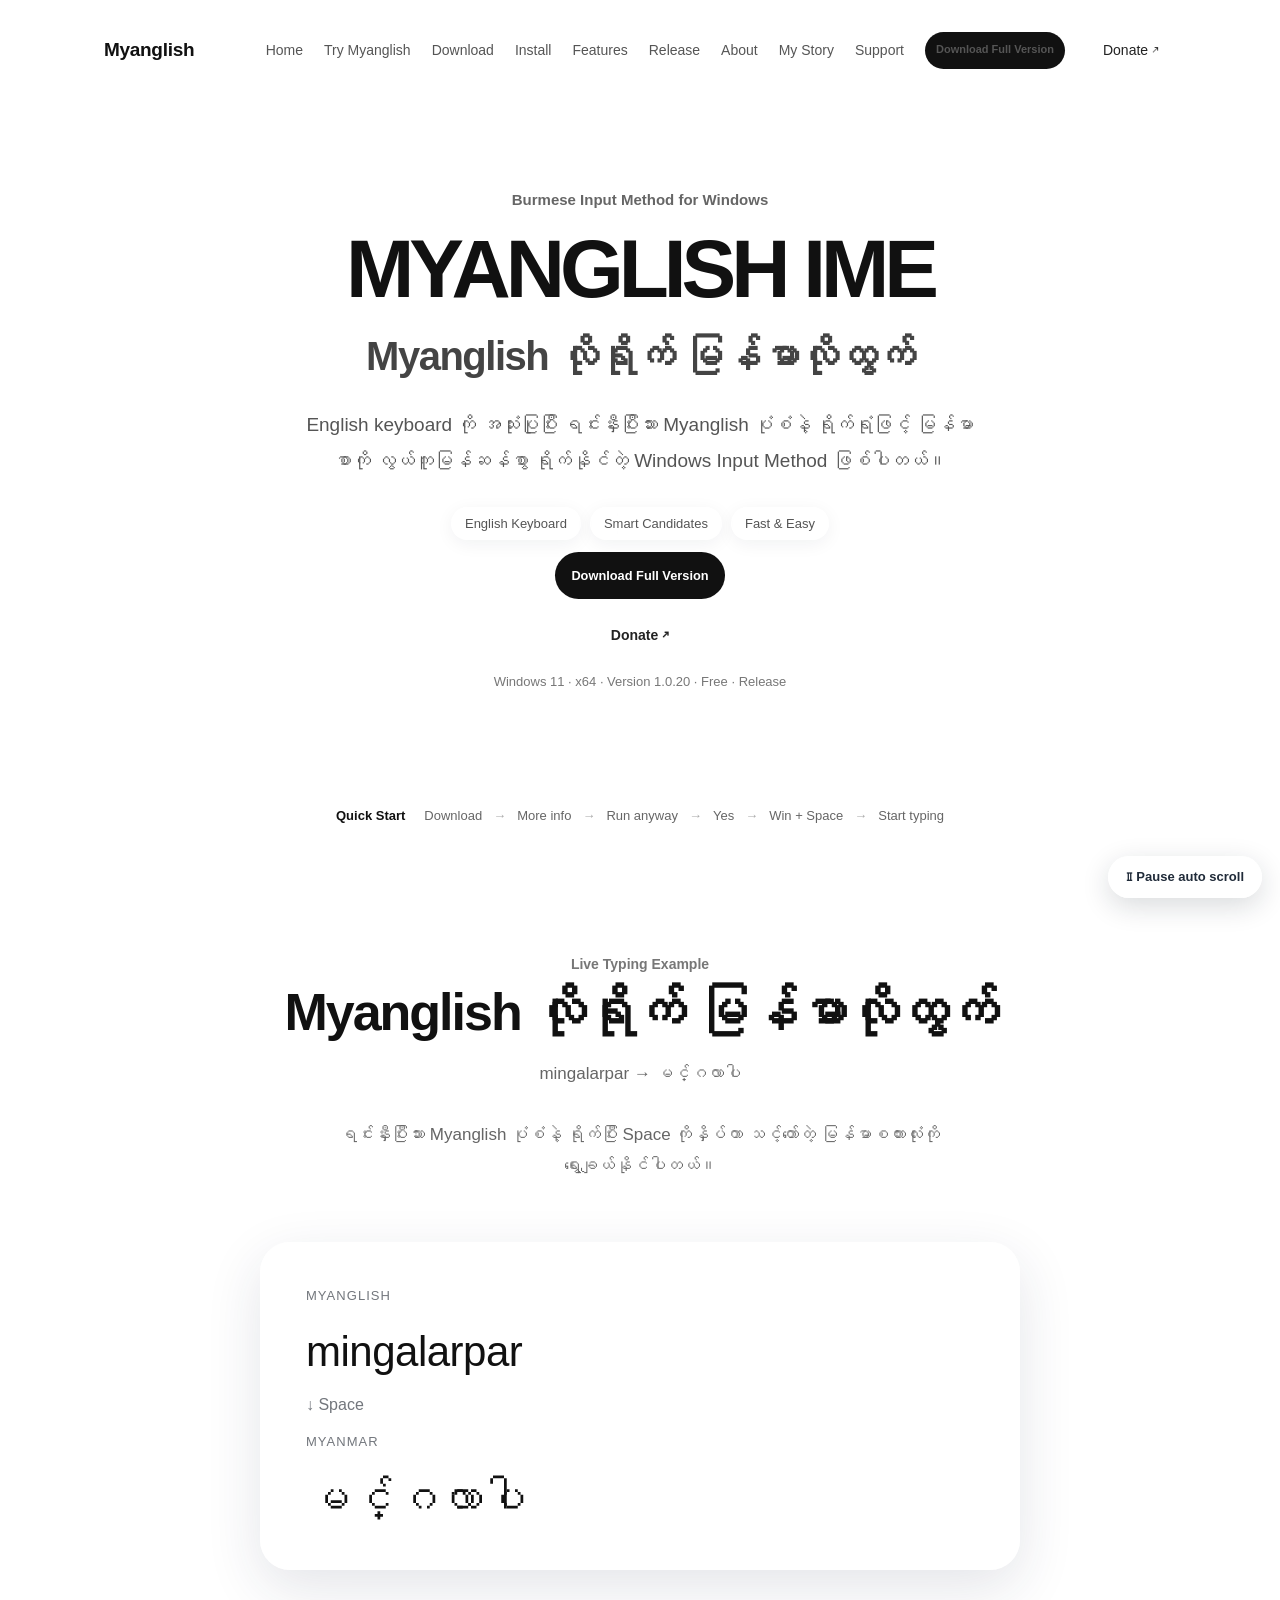
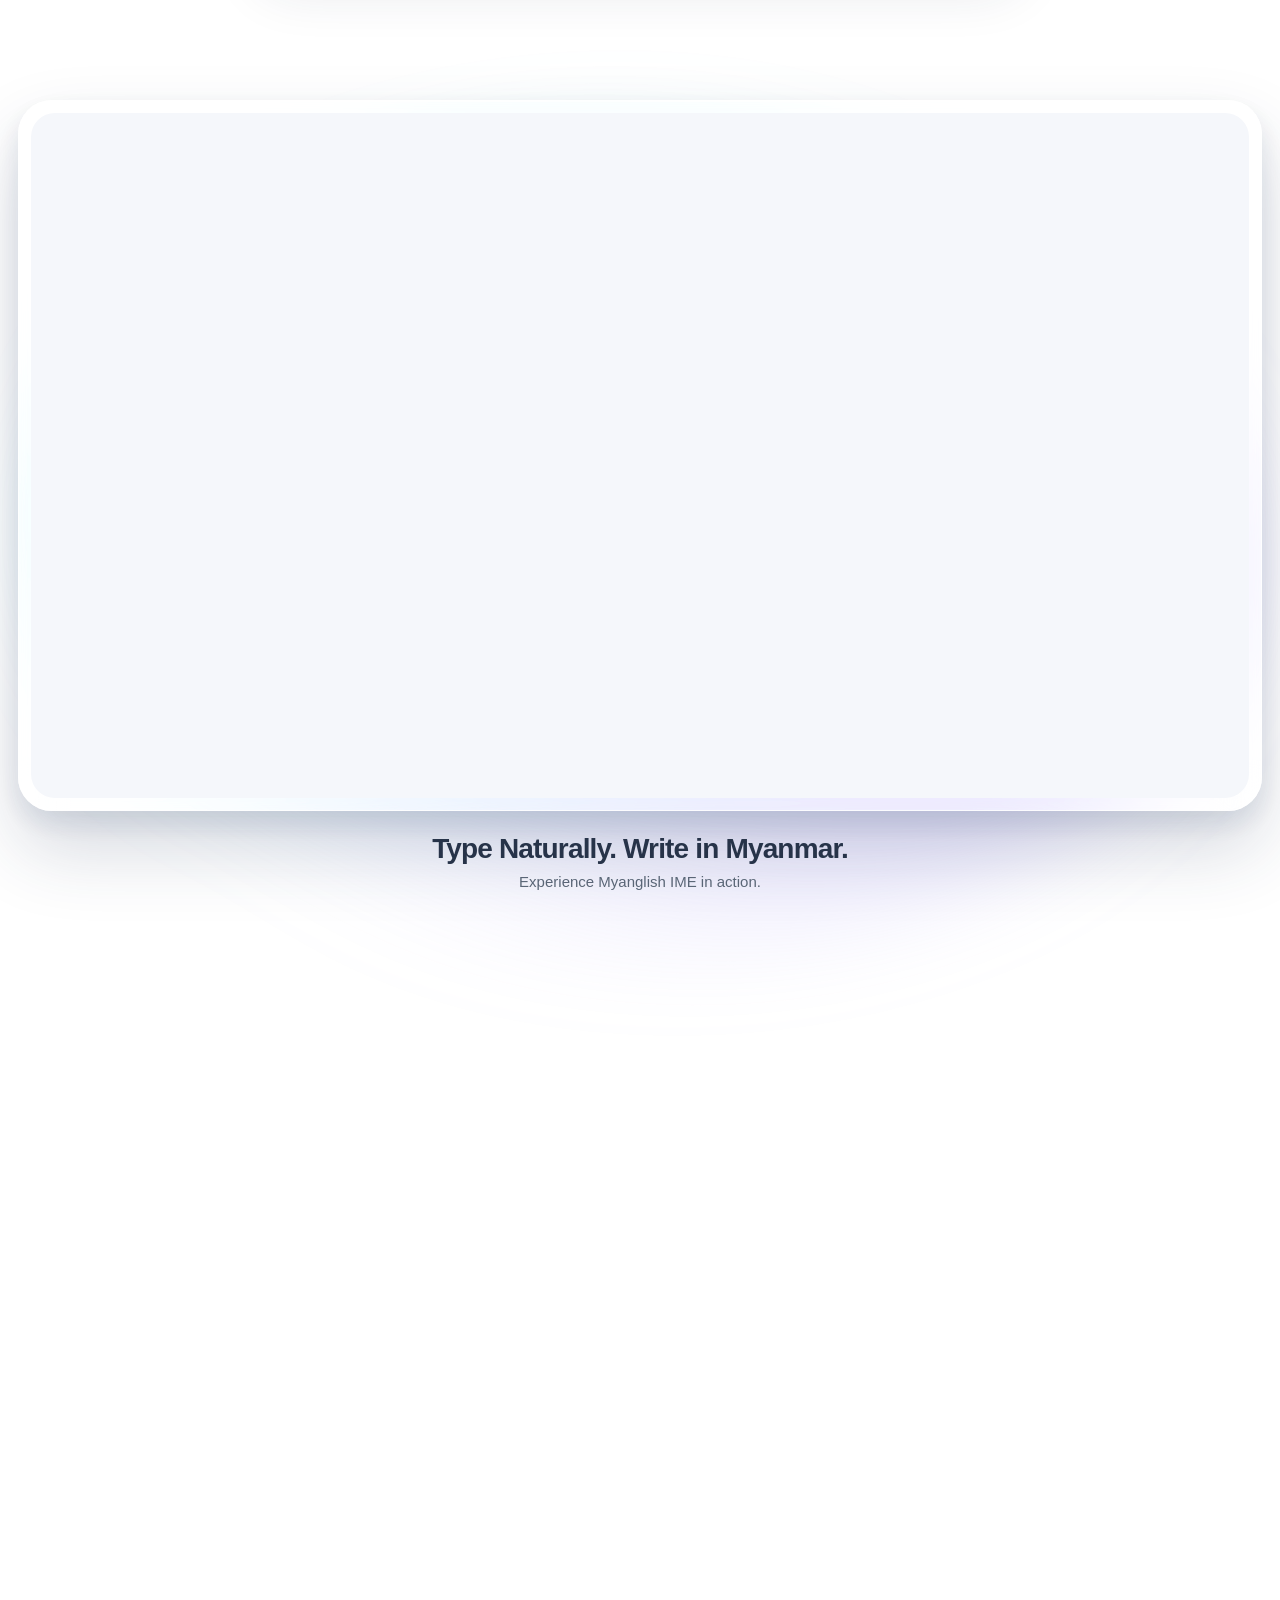
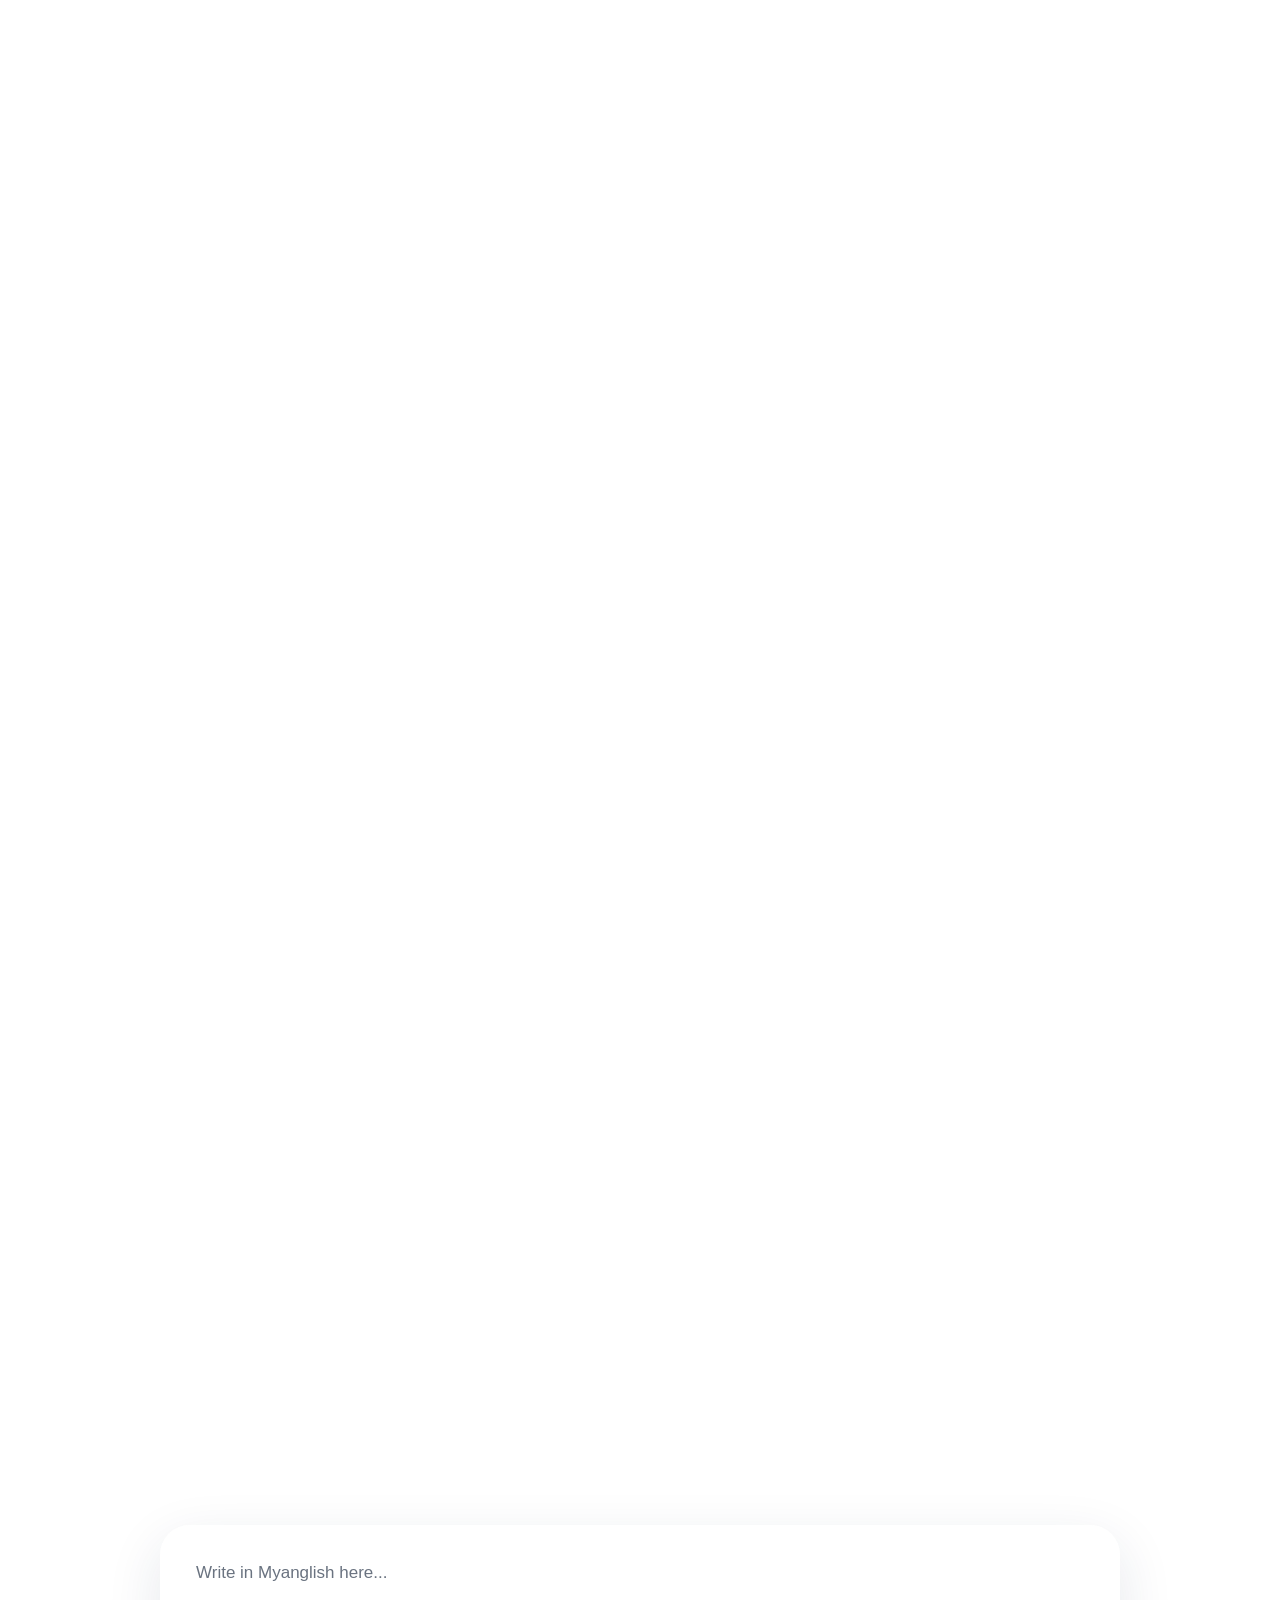
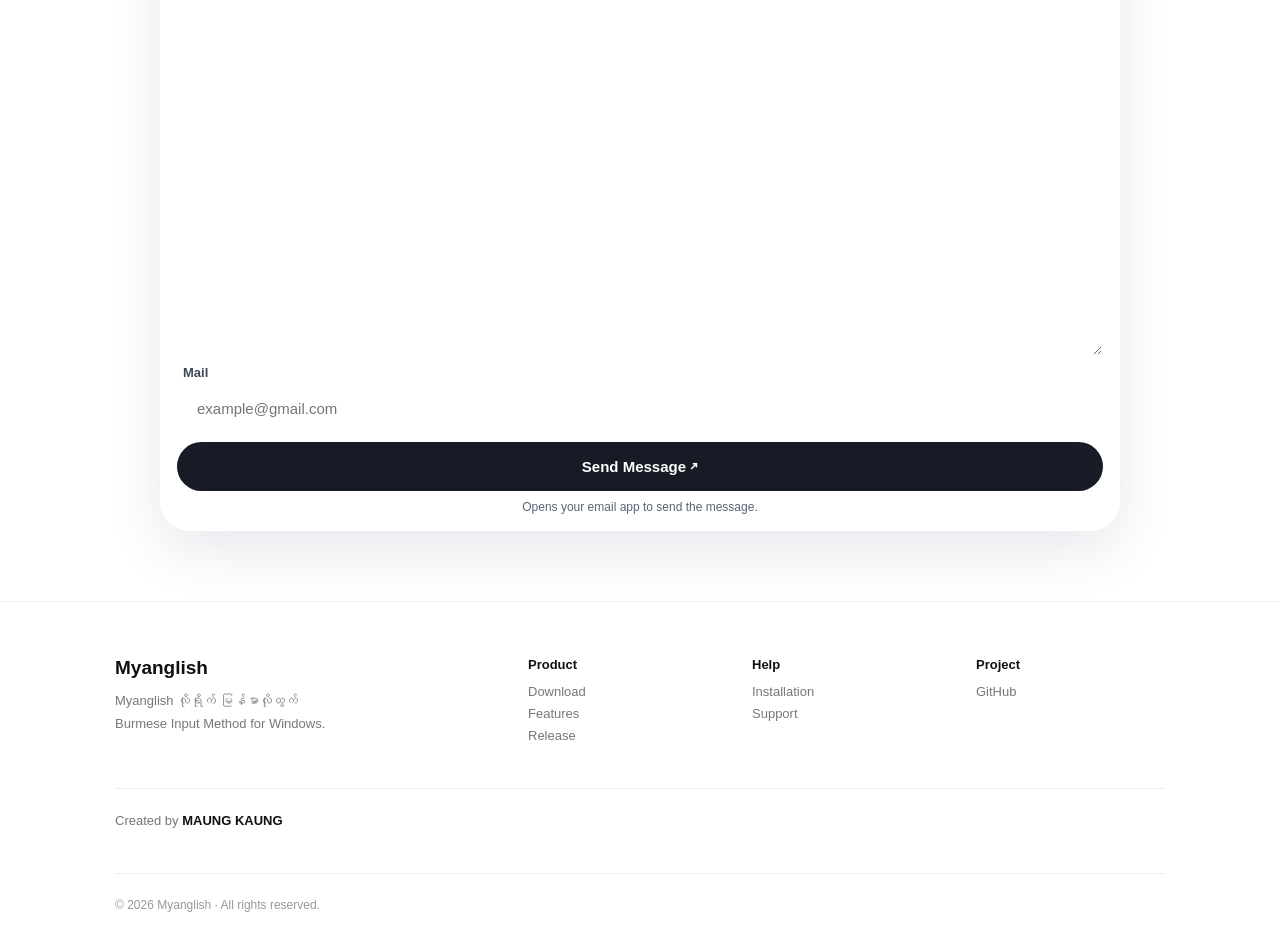
<file: index.html>
<!DOCTYPE html>
<html lang="my">
<head>
<meta charset="UTF-8">
<meta name="viewport" content="width=device-width, initial-scale=1.0">

<title>Myanglish — Burmese Typing for Windows</title>
<meta name="description" content="Myanglish IME — Myanglish လိုရိုက် မြန်မာလိုထွက်">

<style>
* {
    box-sizing: border-box;
}

html {
    scroll-behavior: smooth;
}

body {
    margin: 0;
    font-family: "Segoe UI", "Myanmar Text", Arial, sans-serif;
    color: #111;
    background: #fff;
    -webkit-font-smoothing: antialiased;
}

a {
    color: inherit;
}

nav {
    position: sticky;
    top: 0;
    z-index: 100;
    background: rgba(255,255,255,.88);
    backdrop-filter: blur(18px);
    border-bottom: 1px solid #eee;
}

.nav-inner {
    max-width: 1120px;
    min-height: 64px;
    margin: auto;
    padding: 0 24px;
    display: flex;
    align-items: center;
    justify-content: space-between;
    gap: 24px;
}

.brand {
    font-size: 19px;
    font-weight: 700;
    letter-spacing: -.3px;
    text-decoration: none;
}

.nav-right {
    display: flex;
    align-items: center;
    gap: 21px;
    font-size: 14px;
}

.nav-right a {
    text-decoration: none;
    color: #555;
}

.nav-right a:hover {
    color: #111;
}

.nav-download {
    background: #111 !important;
    color: #fff !important;
    padding: 9px 16px;
    border-radius: 999px;
}

.hero {
    min-height: 720px;
    padding: 120px 24px 90px;
    display: flex;
    justify-content: center;
    align-items: center;
    text-align: center;
}

.hero-inner {
    max-width: 900px;
}

.eyebrow {
    font-size: 15px;
    font-weight: 600;
    color: #666;
    margin-bottom: 22px;
}

h1 {
    margin: 0;
    font-size: clamp(58px, 10vw, 104px);
    letter-spacing: -5px;
    line-height: .95;
}

.hero h2 {
    margin: 26px 0 0;
    font-size: clamp(25px, 4vw, 40px);
    letter-spacing: -1.5px;
    font-weight: 600;
    color: #444;
}

.hero-description {
    max-width: 680px;
    margin: 28px auto 0;
    font-size: 19px;
    line-height: 1.9;
    color: #555;
}

.hero-tags {
    margin: 27px auto 0;
    display: flex;
    justify-content: center;
    flex-wrap: wrap;
    gap: 9px;
}

.hero-tag {
    padding: 8px 13px;
    border: 1px solid #ddd;
    border-radius: 999px;
    color: #555;
    font-size: 13px;
}

.primary-button {
    display: inline-block;
    margin-top: 38px;
    padding: 16px 28px;
    border-radius: 999px;
    background: #111;
    color: #fff;
    text-decoration: none;
    font-size: 16px;
    font-weight: 600;
    transition: transform .2s, opacity .2s;
}

.primary-button:hover {
    transform: translateY(-2px);
    opacity: .88;
}

.release-meta {
    margin-top: 17px;
    font-size: 13px;
    color: #777;
}

.quick-start {
    border-top: 1px solid #eee;
    border-bottom: 1px solid #eee;
    padding: 22px 24px;
}

.quick-inner {
    max-width: 1050px;
    margin: auto;
    display: flex;
    align-items: center;
    justify-content: center;
    flex-wrap: wrap;
    gap: 11px;
    color: #666;
    font-size: 13px;
}

.quick-title {
    color: #111;
    font-weight: 700;
    margin-right: 8px;
}

.quick-step {
    white-space: nowrap;
}

.quick-arrow {
    color: #aaa;
}

.section {
    padding: 110px 24px;
}

.section-soft {
    background: #f6f6f7;
}

.container {
    max-width: 1050px;
    margin: auto;
}

.section-title {
    max-width: 750px;
    margin: 0 auto 60px;
    text-align: center;
}

.section-kicker {
    margin-bottom: 12px;
    color: #777;
    font-size: 14px;
    font-weight: 600;
}

.section-title h2 {
    margin: 0;
    font-size: clamp(34px, 5vw, 52px);
    letter-spacing: -2px;
    line-height: 1.1;
}

.section-title p {
    margin: 18px auto 0;
    max-width: 650px;
    color: #666;
    line-height: 1.8;
    font-size: 17px;
}

.demo {
    max-width: 760px;
    margin: auto;
    padding: 45px;
    border-radius: 30px;
    background: #111;
    color: #fff;
}

.demo-label {
    color: #999;
    font-size: 13px;
    margin-bottom: 25px;
    letter-spacing: .08em;
}

.demo-input {
    font-size: clamp(25px, 5vw, 42px);
    letter-spacing: -.5px;
}

.demo-arrow {
    margin: 20px 0;
    color: #777;
}

.demo-output {
    font-size: clamp(28px, 5vw, 44px);
}

.download-card {
    max-width: 820px;
    margin: auto;
    padding: 48px;
    border-radius: 30px;
    background: #f6f6f7;
    text-align: center;
}

.download-card h3 {
    margin: 0;
    font-size: clamp(28px, 5vw, 42px);
    letter-spacing: -1.5px;
}

.download-card p {
    max-width: 600px;
    margin: 18px auto 0;
    color: #666;
    line-height: 1.8;
}

.download-details {
    margin-top: 25px;
    display: flex;
    justify-content: center;
    flex-wrap: wrap;
    gap: 9px;
}

.download-details span {
    padding: 7px 12px;
    border-radius: 999px;
    background: #fff;
    border: 1px solid #ddd;
    font-size: 12px;
    color: #666;
}

.file-name {
    margin-top: 18px;
    color: #777;
    font-size: 13px;
}

.steps {
    max-width: 820px;
    margin: auto;
}

.step {
    display: grid;
    grid-template-columns: 48px 1fr;
    gap: 18px;
    align-items: start;
    padding: 27px 0;
    border-bottom: 1px solid #ddd;
}

.step-number {
    width: 38px;
    height: 38px;
    display: flex;
    align-items: center;
    justify-content: center;
    background: #111;
    color: #fff;
    border-radius: 50%;
    font-weight: 600;
}

.step-text {
    padding-top: 4px;
    font-size: 17px;
    line-height: 1.8;
}

.step-text strong {
    display: block;
    margin-bottom: 4px;
}

.step-text p {
    margin: 0;
    color: #555;
}

.smartscreen-note {
    max-width: 820px;
    margin: 35px auto 0;
    padding: 27px 30px;
    border-radius: 24px;
    background: #f6f6f7;
}

.smartscreen-note strong {
    display: block;
    margin-bottom: 9px;
}

.smartscreen-note p {
    margin: 0;
    color: #555;
    line-height: 1.85;
}

.guide-image {
    max-width: 760px;
    margin: 45px auto 0;
}

.guide-image img {
    display: block;
    width: 100%;
    height: auto;
    border-radius: 28px;
    box-shadow: 0 20px 60px rgba(0,0,0,.10);
}

.smart-actions {
    max-width: 760px;
    margin: 30px auto 0;
    display: grid;
    grid-template-columns: 1fr 1fr;
    gap: 18px;
}

.smart-action {
    padding: 27px;
    background: #f6f6f7;
    border-radius: 24px;
}

.smart-action span {
    display: block;
    color: #777;
    font-size: 12px;
    margin-bottom: 9px;
}

.smart-action strong {
    display: block;
    font-size: 20px;
    margin-bottom: 8px;
}

.smart-action p {
    margin: 0;
    color: #555;
    line-height: 1.7;
}

.feature-grid {
    display: grid;
    grid-template-columns: repeat(2, 1fr);
    gap: 18px;
}

.feature {
    min-height: 230px;
    padding: 32px;
    background: #fff;
    border-radius: 28px;
}

.feature-label {
    font-size: 14px;
    color: #777;
    margin-bottom: 42px;
}

.feature strong {
    display: block;
    font-size: 24px;
    margin-bottom: 13px;
}

.feature p {
    margin: 0;
    color: #555;
    line-height: 1.8;
}

.release-card {
    max-width: 820px;
    margin: auto;
    padding: 38px;
    border: 1px solid #e5e5e5;
    border-radius: 28px;
}

.release-top {
    display: flex;
    justify-content: space-between;
    gap: 25px;
    align-items: center;
}

.release-card h3 {
    margin: 0;
    font-size: 27px;
}

.stable {
    padding: 7px 13px;
    border-radius: 999px;
    background: #eaf7ed;
    font-size: 13px;
    font-weight: 600;
}

.release-copy {
    color: #666;
    line-height: 1.8;
    margin: 18px 0 0;
}

.release-details {
    margin-top: 25px;
    padding-top: 25px;
    border-top: 1px solid #eee;
    display: grid;
    grid-template-columns: repeat(5,1fr);
    gap: 20px;
}

.release-details span {
    display: block;
    color: #777;
    font-size: 12px;
    margin-bottom: 7px;
}

.release-details strong {
    font-size: 14px;
    overflow-wrap: anywhere;
}

.support {
    text-align: center;
}

.support-tags {
    display: flex;
    justify-content: center;
    flex-wrap: wrap;
    gap: 9px;
    margin: 25px 0 8px;
}

.support-tags span {
    border: 1px solid #ddd;
    padding: 8px 13px;
    border-radius: 999px;
    color: #555;
    font-size: 13px;
}

.support-link {
    display: inline-block;
    margin-top: 25px;
    font-weight: 600;
    color: #111;
}

footer {
    border-top: 1px solid #eee;
    padding: 55px 24px 35px;
}

.footer-inner {
    max-width: 1050px;
    margin: auto;
}

.footer-grid {
    display: grid;
    grid-template-columns: 2fr 1fr 1fr 1fr;
    gap: 35px;
}

.footer-brand strong {
    display: block;
    font-size: 19px;
    color: #111;
    margin-bottom: 10px;
}

.footer-brand p {
    max-width: 330px;
    margin: 0;
    color: #777;
    font-size: 13px;
    line-height: 1.8;
}

.footer-column strong {
    display: block;
    margin-bottom: 12px;
    color: #111;
    font-size: 13px;
}

.footer-column a {
    display: block;
    margin: 7px 0;
    color: #777;
    text-decoration: none;
    font-size: 13px;
}

.copyright {
    margin-top: 45px;
    padding-top: 24px;
    border-top: 1px solid #eee;
    color: #999;
    font-size: 12px;
}

@media (max-width: 900px) {
    .nav-right {
        gap: 15px;
    }

    .nav-right a:not(.nav-download) {
        display: none;
    }

    .release-details {
        grid-template-columns: repeat(2,1fr);
    }

    .footer-grid {
        grid-template-columns: 1fr 1fr;
    }
}

@media (max-width: 760px) {
    .hero {
        min-height: 620px;
        padding-top: 90px;
    }

    h1 {
        letter-spacing: -3px;
    }

    .feature-grid,
    .smart-actions {
        grid-template-columns: 1fr;
    }

    .release-details {
        grid-template-columns: 1fr;
    }

    .footer-grid {
        grid-template-columns: 1fr;
    }

    .download-card {
        padding: 34px 24px;
    }
}

/* ==========================================================
   MYANGLISH ADD-ON CSS
   Existing theme is intentionally preserved.
========================================================== */

.hero h1 {
    white-space: nowrap;
    font-size: clamp(46px, 7vw, 82px);
}

.download-title-one-line {
    white-space: nowrap;
    font-size: clamp(30px, 5vw, 56px) !important;
}

.install-inline-image {
    display: block;
    width: min(100%, 720px);
    height: auto;
    margin: 28px auto 8px;
    border-radius: 28px;
    box-shadow: 0 14px 42px rgba(0,0,0,.10);
}

.keyboard-layout-image {
    display: block;
    width: min(100%, 560px);
    height: auto;
    margin: 28px auto 8px;
    border-radius: 22px;
    box-shadow: 0 12px 34px rgba(0,0,0,.10);
}

@media (max-width: 700px) {
    .hero h1 {
        font-size: clamp(35px, 10vw, 56px);
        letter-spacing: -3px;
    }

    .download-title-one-line {
        white-space: normal;
        font-size: clamp(26px, 7vw, 38px) !important;
    }
}


/* ==========================================================
   MYANGLISH VERTICAL FEATURES
========================================================== */

.feature-grid {
    display: block;
    max-width: 850px;
    margin: 0 auto;
}

.feature {
    min-height: 0;
    padding: 38px 0;
    background: transparent;
    border-radius: 0;
    border-bottom: 1px solid #ddd;

    display: grid;
    grid-template-columns: 70px 1fr;
    column-gap: 22px;
}

.feature:first-child {
    border-top: 1px solid #ddd;
}

.feature-label {
    margin: 0;
    padding-top: 5px;
    color: #999;
    font-size: 15px;
    font-weight: 700;
    grid-column: 1;
    grid-row: 1 / span 3;
}

.feature strong {
    display: block;
    grid-column: 2;
    margin: 0 0 14px;
    font-size: 26px;
    letter-spacing: -.6px;
}

.feature p {
    grid-column: 2;
    margin: 7px 0;
    color: #555;
    line-height: 1.9;
}

.feature-example {
    grid-column: 2;
    margin-top: 15px;
    padding: 17px 19px;
    border-radius: 15px;
    background: #f6f6f7;
    line-height: 2;
}

.feature code {
    padding: 2px 6px;
    border-radius: 6px;
    background: #f0f0f2;
    font-family: Consolas, monospace;
    font-size: .92em;
}

@media (max-width: 700px) {
    .feature {
        grid-template-columns: 1fr;
        row-gap: 8px;
    }

    .feature-label,
    .feature strong,
    .feature p,
    .feature-example {
        grid-column: 1;
        grid-row: auto;
    }

    .feature-label {
        padding-top: 0;
    }
}


/* ==========================================================
   MYANGLISH CONTACT ADDON
========================================================== */

.myanglish-contact-links {
    display: flex;
    justify-content: center;
    flex-wrap: wrap;
    gap: 12px;
    margin-top: 28px;
}

.myanglish-contact {
    display: inline-flex;
    align-items: center;
    justify-content: center;
    min-height: 48px;
    padding: 0 21px;
    border: 1px solid #ddd;
    border-radius: 999px;
    background: #fff;
    color: #111;
    text-decoration: none;
    font-size: 14px;
    font-weight: 600;
    transition: .2s;
}

.myanglish-contact:hover {
    background: #f1f1f3;
    transform: translateY(-1px);
}

.myanglish-creator {
    margin-top: 38px;
    padding-top: 24px;
    border-top: 1px solid #eee;
    color: #777;
    font-size: 13px;
}

.myanglish-creator strong {
    color: #111;
}


/* Glass treatment for the Myanglish typing demo box. */
.demo {
    background: rgba(255,255,255,.30);
    border: 1px solid rgba(255,255,255,.70);
    -webkit-backdrop-filter: blur(24px) saturate(145%);
    backdrop-filter: blur(24px) saturate(145%);
    box-shadow: 0 18px 55px rgba(30,45,70,.12);
    color: #111;
}
.demo-label, .demo-arrow { color: rgba(35,40,50,.64); }
@media (prefers-reduced-motion: reduce) {
    .demo { -webkit-backdrop-filter: none; backdrop-filter: none; background: rgba(255,255,255,.90); }
}

/* Frosted glass surfaces over the continuous motion background. */
:root {
    --glass-fill: rgba(255,255,255,.34);
    --glass-border: rgba(255,255,255,.65);
    --glass-shadow: 0 12px 38px rgba(25,35,55,.10);
}
nav {
    background: rgba(255,255,255,.48);
    -webkit-backdrop-filter: blur(22px) saturate(145%);
    backdrop-filter: blur(22px) saturate(145%);
    border-bottom: 1px solid var(--glass-border);
}
.quick-start {
    background: rgba(255,255,255,.30) !important;
    -webkit-backdrop-filter: blur(18px) saturate(140%);
    backdrop-filter: blur(18px) saturate(140%);
    border-block: 1px solid var(--glass-border);
}
.hero-tag, .download-card, .smartscreen-note, .smart-action,
.feature-example, .release-card, .myanglish-contact,
.support-tags span, .download-details span {
    background: var(--glass-fill);
    border: 1px solid var(--glass-border);
    -webkit-backdrop-filter: blur(18px) saturate(145%);
    backdrop-filter: blur(18px) saturate(145%);
    box-shadow: var(--glass-shadow);
}
.hero-tag, .support-tags span, .download-details span {
    box-shadow: 0 4px 18px rgba(25,35,55,.06);
}
.download-card, .smartscreen-note, .smart-action, .release-card {
    border-radius: 28px;
}
.myanglish-contact:hover {
    background: rgba(255,255,255,.60);
}
@media (prefers-reduced-motion: reduce) {
    nav, .quick-start, .hero-tag, .download-card, .smartscreen-note,
    .smart-action, .feature-example, .release-card, .myanglish-contact,
    .support-tags span, .download-details span {
        -webkit-backdrop-filter: none;
        backdrop-filter: none;
        background: rgba(255,255,255,.88);
    }
}

/* One continuous, fixed motion background across the entire page.
   No per-section translucent backgrounds or visible horizontal bands. */
body { background: #fff; isolation: isolate; }
.motion-background {
    position: fixed;
    inset: 0;
    width: 100%;
    height: 100%;
    object-fit: cover;
    z-index: -2;
    pointer-events: none;
}
.motion-background-wash {
    position: fixed;
    inset: 0;
    background: rgba(255,255,255,.70);
    z-index: -1;
    pointer-events: none;
}
/* Keep the video and wash behind all page content; make section surfaces uniform. */
.hero, .quick-start, .section, .section-soft,
.section:not(.section-soft), footer {
    background: transparent;
}
/* Quick Start is a glass strip, not a separate solid section. */
.quick-start { background: rgba(255,255,255,.30); }

@media (prefers-reduced-motion: reduce) {
    .motion-background { display: none; }
    .motion-background-wash { background: #fff; }
}


/* About and My Story reading panels */
.reading-panel {
    max-width: 900px;
    margin: 0 auto;
    padding: clamp(26px, 5vw, 64px);
    background: rgba(255,255,255,.34);
    border: 1px solid rgba(255,255,255,.70);
    border-radius: 30px;
    -webkit-backdrop-filter: blur(22px) saturate(145%);
    backdrop-filter: blur(22px) saturate(145%);
    box-shadow: 0 16px 45px rgba(25,35,55,.10);
    font-size: 17px;
    line-height: 2;
}
.reading-panel p { margin: 0 0 21px; }
.reading-panel h2 { margin: 40px 0 15px; font-size: clamp(23px, 3vw, 30px); line-height: 1.4; }
.reading-panel h2:first-child { margin-top: 0; }
.reading-panel hr { border: 0; border-top: 1px solid rgba(80,90,110,.20); margin: 36px 0; }
.reading-panel code { overflow-wrap: anywhere; font-family: inherit; }
.reading-panel .primary-button { margin-top: 8px; }
@media (prefers-reduced-motion: reduce) { .reading-panel { -webkit-backdrop-filter: none; backdrop-filter: none; background: rgba(255,255,255,.90); } }
/* Avoid rendering distant sections until needed on long pages. */
@supports (content-visibility: auto) {
    .section {
        content-visibility: auto;
        contain-intrinsic-size: auto 700px;
    }
}
/* Prevent media from stretching beyond the content area. */
.install-inline-image, .keyboard-layout-image {
    max-width: 100%;
    object-fit: contain;
}
@media (max-width: 700px) {
    .reading-panel, .demo, .download-card {
        -webkit-backdrop-filter: blur(12px);
        backdrop-filter: blur(12px);
    }
}

/* Cinematic Floating Screen: isolated to the typing demo video. */
.scroll-demo {
    position: relative;
    height: auto;
    width: min(1280px, calc(100vw - 36px));
    max-width: none;
    left: 50%;
    transform: translateX(-50%);
    margin: clamp(55px, 8vw, 110px) 0 72px;
    padding: 28px 0 38px;
    isolation: isolate;
}
.scroll-demo::before {
    content: "";
    position: absolute;
    z-index: -1;
    inset: 8% 2% -3%;
    border-radius: 50%;
    background: radial-gradient(ellipse at 35% 35%, rgba(108,225,244,.43), transparent 58%),
                radial-gradient(ellipse at 75% 60%, rgba(156,145,246,.38), transparent 63%);
    filter: blur(46px);
    pointer-events: none;
}
.scroll-demo-sticky {
    position: relative;
    top: auto;
    width: 100%;
    max-width: none;
    margin: 0 auto;
    transform: none;
}
.scroll-demo-glass {
    overflow: hidden;
    padding: clamp(7px, 1vw, 12px);
    border-radius: clamp(20px, 2.8vw, 34px);
    border: 1px solid rgba(255,255,255,.8);
    background: rgba(255,255,255,.25);
    -webkit-backdrop-filter: blur(22px) saturate(145%);
    backdrop-filter: blur(22px) saturate(145%);
    box-shadow: 0 38px 75px rgba(39,54,88,.19),
                0 12px 26px rgba(40,61,96,.11),
                inset 0 1px 0 rgba(255,255,255,.65);
    transition: transform .5s ease, box-shadow .5s ease;
}
@media (hover: hover) and (prefers-reduced-motion: no-preference) {
    .scroll-demo-glass:hover {
        transform: translateY(-7px);
        box-shadow: 0 48px 90px rgba(39,54,88,.22),
                    0 18px 30px rgba(40,61,96,.12),
                    inset 0 1px 0 rgba(255,255,255,.65);
    }
}
#typing-demo-video {
    opacity: 1;
    display: block;
    width: 100%;
    height: auto;
    aspect-ratio: 16 / 9;
    object-fit: contain;
    background: #f5f7fb;
    border-radius: clamp(14px, 2vw, 24px);
}
.scroll-demo-caption {
    margin: 22px 12px 0;
    text-align: center;
    color: #283448;
    font-size: clamp(17px, 2.5vw, 28px);
    font-weight: 650;
    letter-spacing: -.03em;
}
.scroll-demo-subcaption {
    margin: 8px 12px 0;
    text-align: center;
    color: #5c6878;
    font-size: clamp(12px, 1.4vw, 15px);
}
@media (max-width: 700px) {
    .scroll-demo { width: calc(100vw - 24px); margin: 42px 0 44px; padding: 15px 0 24px; }
    .scroll-demo::before { filter: blur(28px); }
}
@media (prefers-reduced-motion: reduce) {
    .scroll-demo-glass { transition: none; backdrop-filter: none; -webkit-backdrop-filter: none; }
}

/* Optional page auto-scroll: visitors can pause at any time. */
.auto-scroll-control {
  position: fixed; right: 18px; bottom: 20px; z-index: 200;
  border: 1px solid rgba(255,255,255,.8); border-radius: 999px;
  padding: 12px 17px; background: rgba(255,255,255,.84);
  -webkit-backdrop-filter: blur(16px); backdrop-filter: blur(16px);
  color: #202b39; box-shadow: 0 8px 28px rgba(20,30,45,.16);
  font: 600 13px/1.2 "Segoe UI",Arial,sans-serif;
  cursor: pointer;
}
.auto-scroll-control:focus-visible { outline: 3px solid #4776c5; outline-offset: 3px; }
@media (prefers-reduced-motion: reduce) { .auto-scroll-control { display: none; } }

/* Contact composer: matches the site's light frosted-glass aesthetic. */
.myanglish-message-section { padding: 34px 24px 70px; }
.myanglish-message-glass {
    width: min(960px, 100%); margin: 0 auto;
    padding: clamp(10px, 1.5vw, 16px);
    border: 1px solid rgba(255,255,255,.72);
    border-radius: 30px;
    background: rgba(255,255,255,.34);
    -webkit-backdrop-filter: blur(24px) saturate(140%);
    backdrop-filter: blur(24px) saturate(140%);
    box-shadow: 0 18px 55px rgba(30,48,80,.11);
}
.myanglish-message-form { display: flex; flex-direction: column; gap: 9px; }
.myanglish-message-form textarea {
    display: block; width: 100%;
    height: clamp(230px, 46vh, 520px);
    min-height: 230px; padding: 16px 18px;
    border: 1px solid rgba(255,255,255,.42) !important; outline: 0 !important; box-shadow: none !important;
    border-radius: 20px;
    background: rgba(255,255,255,.10);
    color: #202938; font: 17px/1.7 "Segoe UI","Myanmar Text",Arial,sans-serif;
    resize: vertical;
}
.myanglish-message-form textarea:focus { border: 1px solid rgba(255,255,255,.60) !important; outline: 0 !important; box-shadow: none !important; background: rgba(255,255,255,.22); }
.myanglish-message-form textarea::placeholder { color: #6a7380; }
.myanglish-mail-label { display: block; margin: 0 0 4px 6px; font-size: 13px; font-weight: 600; color: #3b4758; }
.myanglish-message-form input[type="email"] {
    display: block; width: 100%; padding: 15px 19px;
    border: 1px solid rgba(255,255,255,.36) !important; outline: 0 !important; box-shadow: none !important;
    border-radius: 16px; background: rgba(255,255,255,.27);
    color: #202938; font: 15px "Segoe UI",Arial,sans-serif;
}
.myanglish-message-form input[type="email"]:focus { background: rgba(255,255,255,.42); }
.myanglish-send-button {
    align-self: stretch; padding: 16px 22px;
    border: 0; border-radius: 999px;
    background: #171b25; color: #fff;
    font: 600 15px "Segoe UI",Arial,sans-serif;
    cursor: pointer; transition: background .2s ease, transform .2s ease;
}
.myanglish-send-button:hover { background: #343c4e; transform: translateY(-1px); }
.myanglish-send-button:focus-visible { outline: 3px solid #668de0; outline-offset: 3px; }
.myanglish-message-note { margin: 0; color: #596475; font-size: 12px; text-align: center; }
@media (max-width: 650px) {
    .myanglish-message-section { padding: 22px 16px 45px; }
    .myanglish-message-glass { border-radius: 22px; padding: 10px; }
    .myanglish-message-form textarea { height: 44vh; min-height: 210px; font-size: 15px; }
}

/* Optional support link beneath the hero download. */
.hero-donate { margin-top: 14px; }
.hero-donate a {
    display: inline-flex; align-items: center; justify-content: center;
    min-height: 44px; padding: 9px 24px; border-radius: 999px;
    border: 1px solid rgba(255,255,255,.75);
    background: rgba(255,255,255,.55); color: #222;
    font-size: 14px; font-weight: 600; text-decoration: none;
}
.hero-donate a:hover { background: rgba(255,255,255,.85); }
.hero-donate a:focus-visible { outline: 2px solid #222; outline-offset: 4px; }

/* Keep both header actions available on small screens. */
.nav-right .nav-donate {
    display: inline-flex; align-items: center; justify-content: center;
    min-height: 44px; padding: 9px 16px; border-radius: 999px;
    border: 1px solid rgba(255,255,255,.8);
    background: rgba(255,255,255,.55); color: #222; white-space: nowrap;
}
.nav-right .nav-donate:hover { background: rgba(255,255,255,.85); }
.nav-right .nav-donate:focus-visible { outline: 2px solid #222; outline-offset: 4px; }
@media (min-width: 901px) and (max-width: 1200px) {
    .nav-inner { flex-wrap: wrap; padding-block: 12px; gap: 12px; }
    .nav-right { flex-wrap: wrap; gap: 14px; }
}
@media (max-width: 900px) {
    .nav-right a.nav-donate { display: inline-flex; }
}
@media (max-width: 420px) {
    .nav-inner { padding-inline: 12px; gap: 8px; }
    .nav-right { gap: 6px; }
    .nav-right .nav-download, .nav-right .nav-donate { padding-inline: 12px; }
}

/* Full/Lite download choices: inherit existing colors and visual design */
.myanglish-dual-download{display:flex;align-items:center;justify-content:center;gap:10px;flex-wrap:nowrap;margin:12px 0}
.myanglish-dual-download .primary-button{margin:0;white-space:nowrap;flex:0 1 auto;padding-inline:16px;font-size:clamp(11px,1vw,14px)}
.myanglish-lite-button{background:transparent!important;color:inherit!important;border:1px solid currentColor}
.myanglish-lite-notice{font-size:13px;line-height:1.7;color:inherit;opacity:.72;margin:9px 0}
.myanglish-step-split{display:grid;grid-template-columns:repeat(2,minmax(0,1fr));gap:28px;width:100%}
.myanglish-step-split>div{min-width:0}
.myanglish-step-split h4{margin:0 0 9px;font-size:18px}
.myanglish-step-split p{margin:0 0 12px}
@media(max-width:650px){.myanglish-step-split{grid-template-columns:1fr;gap:25px}.myanglish-dual-download{flex-direction:row;align-items:center;gap:6px}.myanglish-dual-download .primary-button{width:auto;text-align:center;padding:10px 8px;font-size:10px}}

/* Keep header download actions side by side without growing navigation height */
.nav-right>.myanglish-dual-download{margin:0;display:flex;flex:0 0 auto;gap:7px;align-items:center}
.nav-right>.myanglish-dual-download .primary-button{display:inline-flex;align-items:center;justify-content:center;padding:9px 11px;font-size:11px;line-height:1.2;border-radius:999px;min-height:37px}
.nav-right>.myanglish-dual-download .myanglish-lite-button{border:1px solid currentColor}
@media(max-width:1100px){.nav-right>.myanglish-dual-download .primary-button{font-size:10px;padding:8px 7px}}
</style>
</head>

<body>
<video class="motion-background" autoplay muted loop playsinline preload="metadata" aria-hidden="true" poster="">
    <source src="video/background.mp4" type="video/mp4">
</video>
<div class="motion-background-wash" aria-hidden="true"></div>


<nav>
    <div class="nav-inner">
        <a class="brand" href="#home">Myanglish</a>

        <div class="nav-right">
            <a href="#home">Home</a>
            <a href="#try">Try Myanglish</a>
            <a href="#download">Download</a>
            <a href="#install">Install</a>
            <a href="#features">Features</a>
            <a href="#release">Release</a>
            <a href="#about">About</a>
            <a href="#story">My Story</a>
            <a href="#support">Support</a>

            <div class="myanglish-dual-download"><a class="primary-button" href="https://github.com/maungkaung-iann/myanglish-download/releases/download/v1.0.20/MyanglishInstaller.exe">Download Full Version</a></div>
            <a class="nav-donate" href="https://ko-fi.com/myanglish" target="_blank" rel="noopener noreferrer" aria-label="Donate to Myanglish on Ko-fi (opens in a new tab)">Donate ↗</a>
        </div>
    </div>
</nav>

<main>

<section class="hero" id="home">
    <div class="hero-inner">

        <div class="eyebrow">
            Burmese Input Method for Windows
        </div>

        <h1>MYANGLISH IME</h1>

        <h2>
            Myanglish လိုရိုက် မြန်မာလိုထွက်
        </h2>

        <div class="hero-description">
            English keyboard ကို အသုံးပြုပြီး
            ရင်းနှီးပြီးသား Myanglish ပုံစံနဲ့ ရိုက်ရုံဖြင့်
            မြန်မာစာကို လွယ်ကူမြန်ဆန်စွာ ရိုက်နိုင်တဲ့
            Windows Input Method ဖြစ်ပါတယ်။
        </div>

        <div class="hero-tags">
            <span class="hero-tag">English Keyboard</span>
            <span class="hero-tag">Smart Candidates</span>
            <span class="hero-tag">Fast &amp; Easy</span>
        </div>

        <div class="myanglish-dual-download"><a class="primary-button" href="https://github.com/maungkaung-iann/myanglish-download/releases/download/v1.0.20/MyanglishInstaller.exe">Download Full Version</a></div>

        <div class="hero-donate">
            <a href="https://ko-fi.com/myanglish" target="_blank" rel="noopener noreferrer" aria-label="Donate to Myanglish on Ko-fi (opens in a new tab)">Donate ↗</a>
        </div>

        <div class="release-meta">
            Windows 11 · x64 · Version 1.0.20 · Free · Release
        </div>

    </div>
</section>


<div class="quick-start">
    <div class="quick-inner">

        <span class="quick-title">Quick Start</span>

        <span class="quick-step">Download</span>
        <span class="quick-arrow">→</span>

        <span class="quick-step">More info</span>
        <span class="quick-arrow">→</span>

        <span class="quick-step">Run anyway</span>
        <span class="quick-arrow">→</span>

        <span class="quick-step">Yes</span>
        <span class="quick-arrow">→</span>

        <span class="quick-step">Win + Space</span>
        <span class="quick-arrow">→</span>
        <span class="quick-step">Start typing</span>

    </div>
</div>




<section class="section section-soft" id="try">
    <div class="container">

        <div class="section-title">
            <div class="section-kicker">Live Typing Example</div>

            <h2>Myanglish လိုရိုက် မြန်မာလိုထွက်</h2>

            <p>
                mingalarpar → မင်္ဂလာပါ
                <br><br>
                ရင်းနှီးပြီးသား Myanglish ပုံစံနဲ့ ရိုက်ပြီး
                Space ကိုနှိပ်ကာ သင့်တော်တဲ့ မြန်မာစကားလုံးကို
                ရွေးချယ်နိုင်ပါတယ်။
            </p>
        </div>

        <div class="demo">

            <div class="demo-label">MYANGLISH</div>

            <div class="demo-input">
                mingalarpar
            </div>

            <div class="demo-arrow">
                ↓ Space
            </div>

            <div class="demo-label">MYANMAR</div>

            <div class="demo-output">
                မင်္ဂလာပါ
            </div>

        </div>

        <div class="scroll-demo" aria-label="Myanglish typing video demonstration">
            <div class="scroll-demo-sticky">
                <div class="scroll-demo-glass">
                    <video id="typing-demo-video" autoplay loop muted playsinline preload="metadata" aria-label="Myanglish typing demonstration video">
                        <source src="video/typing-demo.mp4" type="video/mp4">
                    </video>
                </div>
                <h3 class="scroll-demo-caption">Type Naturally. Write in Myanmar.</h3>
                <p class="scroll-demo-subcaption">Experience Myanglish IME in action.</p>
            </div>
        </div>

    </div>
</section>


<section class="section" id="download">
    <div class="container">

        <div class="section-title">
            <div class="section-kicker">Free Download</div>

            <h2 class="download-title-one-line">Download Myanglish for Windows</h2>

            <p>
                Myanglish ကို Windows မှာ အခမဲ့ Download လုပ်ပြီး
                ချက်ချင်း စတင်အသုံးပြုနိုင်ပါတယ်။
            </p>
        </div>

        <div class="download-card">

            <h3>Myanglish IME</h3>

            <p>
                Burmese Input Method for Windows
            </p>

            <div class="download-details">
                <span>Windows 11</span>
                <span>x64</span>
                <span>Version 1.0.20</span>
                <span>Free</span>
            </div>

            <div class="myanglish-dual-download"><a class="primary-button" href="https://github.com/maungkaung-iann/myanglish-download/releases/download/v1.0.20/MyanglishInstaller.exe">Download Full Version</a><a class="primary-button myanglish-lite-button" href="https://github.com/maungkaung-iann/myanglish-download/releases/download/lite-v1.0.20/MyanglishInstaller-Lite.exe" download>Download Lite Version</a></div>

            <p class="myanglish-lite-notice">Windows Defender ကြောင့် Full Version ကို Install လုပ်မရမှသာ Lite Version ကို အသုံးပြုပါ။ Lite Version သည် Full Version မှ Feature အချို့ကို ဖယ်ရှားထားသော Version ဖြစ်ပါသည်။</p>

        </div>

    </div>
</section>


<section class="section section-soft" id="install">
    <div class="container">

        <div class="section-title">
            <div class="section-kicker">Installation Guide</div>

            <h2>Myanglish Install ပြုလုပ်နည်း</h2>

            <p>
                Full Version သို့မဟုတ် Lite Version ကို ရွေးပြီး အောက်ပါအဆင့်တွေအတိုင်း တပ်ဆင်နိုင်ပါတယ်။
            </p>
        </div>


        <div class="steps">

            <div class="step">
                <div class="step-number">1</div>

                <div class="step-text">
                    <strong>Download</strong>
                    <p>
                        Download Full Version သို့မဟုတ် Download Lite Version ကို ရွေးပါ။ Lite Version ကို Download လုပ်ပါ။
                    </p>
                </div>
            </div>


            <div class="step">
                <div class="step-number">2</div>

                <div class="step-text">
                    <strong>Run Installer — Full Version / Lite Version</strong>
                    <div class="myanglish-step-split">
                        <div><h4>Full Version</h4><p><strong>Run MyanglishInstaller.exe</strong></p><p>Download လုပ်ထားတဲ့ MyanglishInstaller.exe ကို double-click လုပ်ပါ။ Right-click → Run as administrator မရွေးပါနှင့်။</p></div>
                        <div><h4>Lite Version</h4><p><strong>Run MyanglishInstaller-Lite.exe</strong></p><p>Windows Smart App Control / SmartScreen Error ကြုံနေရသူများအတွက် စမ်းသပ်နိုင်တဲ့ Lite Version ဖြစ်ပါတယ်။ Installer ကို double-click လုပ်ပါ။ Right-click → Run as administrator မရွေးပါနှင့်။</p><p>Lite မှာ Automatic Updater နဲ့ မလိုအပ်တဲ့ Background Components တွေကို ဖယ်ရှားထားပါတယ်။</p></div>
                    </div>
                </div>
            </div>


            <div class="step">
                <div class="step-number">3</div>

                <div class="step-text">
                    <strong>More info</strong>
                    <p>
                        Windows SmartScreen Warning ပေါ်လာနိုင်ပါတယ်။ Smart App Control က Block လုပ်ထားပါက Protection ကို မပိတ်ပါနှင့်။
                    </p>

                    <img
                        class="install-inline-image"
                        src="images/smartscreen-guide.png"
                        loading="lazy" decoding="async" fetchpriority="low"
                        alt="Windows SmartScreen More info and Run anyway guide"
                    >
                </div>
            </div>


            <div class="step">
                <div class="step-number">4</div>

                <div class="step-text">
                    <strong>Run anyway</strong>
                    <p>
                        Run anyway ကိုနှိပ်ပါ။
                    </p>
                </div>
            </div>


            <div class="step">
                <div class="step-number">5</div>

                <div class="step-text">
                    <strong>Allow Installation</strong>
                    <p>
                        Windows User Account Control (UAC) က ခွင့်ပြုချက်တောင်းလာပါက Yes ကိုနှိပ်ပါ။
                    </p>
                </div>
            </div>


            <div class="step">
                <div class="step-number">6</div>

                <div class="step-text">
                    <strong>Select Myanglish</strong>
                    <p>
                        တပ်ဆင်ပြီးပါက Win + Space ကိုနှိပ်ပြီး
                        Myanglish ကိုရွေးပါ။
                        ပြီးရင် Myanglish နဲ့ ချက်ချင်း စတင်ရိုက်နိုင်ပါပြီ။
                    </p>

                    <img
                        class="keyboard-layout-image"
                        src="images/keyboard-layout-myanglish.png?v=3"
                        loading="lazy" decoding="async" fetchpriority="low"
                        alt="Windows keyboard layout showing Myanglish IME"
                    >
                </div>
            </div>

        </div>

    </div>
</section>


<section class="section section-soft" id="features">
    <div class="container">

        <div class="section-title">
            <div class="section-kicker">Features</div>
            <h2>Myanglish Features</h2>
        </div>

        <div class="feature-grid">

            <div class="feature">
                <div class="feature-label">01</div>

                <strong>Myanglish Typing</strong>

                <p>
                    English keyboard ကိုအသုံးပြုပြီး
                    <b>Myanglish လို ရိုက်ကာ <code>Space</code> နှိပ်ရုံဖြင့်
                    မြန်မာစကားလုံးအဖြစ် ပြောင်းနိုင်ပါတယ်။</b>
                </p>

                <p>
                    Keyboard layout အသစ်ကို အလွတ်ကျက်စရာမလိုဘဲ
                    ရင်းနှီးပြီးသား Myanglish ပုံစံနဲ့
                    မြန်မာစာကို လွယ်ကူစွာ ရိုက်နိုင်ပါတယ်။
                </p>
            </div>


            <div class="feature">
                <div class="feature-label">02</div>

                <strong>Fast Typing with Auto-Commit</strong>

                <p>
                    <code>Space</code> နှိပ်ပြီး လိုချင်တဲ့ မြန်မာစကားလုံးကို
                    ရွေးထားပြီးနောက်
                    <b>နောက်စကားလုံးကို စရိုက်တာနဲ့
                    ရွေးထားတဲ့စကားလုံးကို အလိုအလျောက် အတည်ပြုပေးပါတယ်။</b>
                </p>

                <p>
                    ဒါကြောင့် <code>Space</code> နဲ့ candidate ရွေးရင်း
                    ဆက်တိုက် မြန်မြန်စာရိုက်နိုင်ပါတယ်။
                    <b><code>Enter</code> နှိပ်ပြီး အတည်ပြုထည့်ချင်လည်း ရပါတယ်။</b>
                </p>
            </div>


            <div class="feature">
                <div class="feature-label">03</div>

                <strong>Learns Your Word Choices</strong>

                <p>
                    စကားလုံးတွေထဲက user အသုံးများတဲ့ စကားလုံးတွေကို
                    မှတ်သားထားပြီး
                    <b>အသုံးများလာတဲ့ စကားလုံးကို
                    အပေါ်ရောက်လာအောင် ပြောင်းပေးပါတယ်။</b>
                </p>

                <p>
                    ဒါကြောင့် ကိုယ်မကြာခဏသုံးတဲ့ စကားလုံးတွေကို
                    နောက်တစ်ကြိမ်ရိုက်တဲ့အခါ
                    ပိုလွယ်ကူစွာ ရွေးချယ်နိုင်ပါတယ်။
                </p>
            </div>


            <div class="feature">
                <div class="feature-label">04</div>

                <strong>Easy Myanmar Stacking</strong>

                <p>
                    ပတ်ဆင့်စာလုံး ရိုက်ချင်တဲ့အခါ
                    <b>မူရင်းအသံထွက်အတိုင်း ရိုက်ပြီး
                    <code>Ctrl + Enter</code> နှိပ်ရုံဖြင့်
                    ပတ်ဆင့်အဖြစ် ပြောင်းပေးပါတယ်။</b>
                </p>

                <div class="feature-example">
                    လိမ် + မော် + Ctrl + Enter → လိမ္မော်<br>
                    မင်း + ဂ + Ctrl + Enter → မင်္ဂ
                </div>
            </div>


            <div class="feature">
                <div class="feature-label">05</div>

                <strong>English as the Second Candidate</strong>

                <p>
                    ရွေးချယ်စရာစကားလုံးများရဲ့
                    <b>ဒုတိယ candidate နေရာမှာ
                    မူရင်း English/Myanglish word ကို အမြဲထားပေးပါတယ်။</b>
                </p>

                <p>
                    မြန်မာစာရိုက်နေရင်း English word သို့မဟုတ်
                    English sentence ရေးချင်တဲ့အခါ
                    မူရင်း English candidate ကို <code>Space</code> နဲ့ရွေးပြီး
                    ဆက်ရိုက်နိုင်ပါတယ်။
                </p>
            </div>


            <div class="feature">
                <div class="feature-label">06</div>

                <strong>Smart Spacing for Burmese + English</strong>

                <p>
                    မြန်မာစာရိုက်နေရင်း English စကားလုံးကို
                    ကြားညှပ်ရိုက်တဲ့အခါ
                    <b>မြန်မာစကားလုံးနဲ့ English စကားလုံးကြားမှာ
                    လိုအပ်တဲ့ space ကို အလိုအလျောက် ထည့်ပေးပါတယ်။</b>
                </p>

                <p>
                    ဒါကြောင့် မြန်မာနဲ့ English ရောပြီးရေးတဲ့ စာတွေကို
                    ဖတ်ရလွယ်ကူပြီး သပ်ရပ်စေပါတယ်။
                </p>
            </div>


            <div class="feature">
                <div class="feature-label">07</div>

                <strong>Capital English with CapsLock</strong>

                <p>
                    မြန်မာစာရိုက်နေရင်း English စကားလုံးအကြီး
                    ရိုက်ချင်တဲ့အခါ
                    <b><code>CapsLock</code> ကိုအသုံးပြုပြီး
                    English capital letters ရိုက်နိုင်ပါတယ်။</b>
                </p>

                <p>
                    မြန်မာစာရိုက်နေရာကနေ English စာလုံးအကြီးလိုအပ်တဲ့အခါ
                    keyboard layout ကို သီးသန့်ပြောင်းစရာမလိုပါဘူး။
                </p>
            </div>


            <div class="feature">
                <div class="feature-label">08</div>

                <strong>Quick Language Switching</strong>

                <p>
                    <b><code>Shift + Space</code></b> ကိုနှိပ်ပြီး
                    Myanglish mode ကနေ English mode ကို
                    အလွယ်တကူ ပြောင်းနိုင်ပါတယ်။
                </p>

                <p>
                    English ရိုက်ပြီးတဲ့အခါ
                    <code>Shift + Space</code> ကို ထပ်နှိပ်ပြီး
                    Myanglish mode ကို ပြန်ပြောင်းနိုင်ပါတယ်။
                </p>
            </div>


            <div class="feature">
                <div class="feature-label">09</div>

                <strong>Myanmar Punctuation from English Layout</strong>

                <p>
                    English keyboard layout ကနေပဲ
                    မြန်မာ punctuation နဲ့ အသုံးများတဲ့
                    မြန်မာစာလုံးတွေကို တိုက်ရိုက်ရိုက်နိုင်ပါတယ်။
                </p>

                <div class="feature-example">
                    , → ၊<br>
                    . → ။<br>
                    : → း<br>
                    ; → ့<br>
                    \ → င်္<br>
                    | → င
                </div>

                <p>
                    ဒါကြောင့် punctuation ရိုက်ဖို့အတွက်
                    keyboard layout သီးသန့်ပြောင်းစရာမလိုပါဘူး။
                </p>
            </div>


            <div class="feature">
                <div class="feature-label">10</div>

                <strong>Add Your Own Words</strong>

                <p>
                    မူရင်း Myanglish dictionary ထဲမှာ မရှိသေးတဲ့
                    စကားလုံးတွေကို
                    <b>candidate popup အောက်မှာရှိတဲ့
                    <code>+ Add / manage words...</code> ကိုနှိပ်ပြီး
                    ကိုယ်လိုချင်တဲ့ စကားလုံးကို ထည့်နိုင်ပါတယ်။</b>
                </p>

                <p>
                    ဒါကြောင့် ကိုယ်အသုံးများတဲ့ နာမည်၊ အသုံးအနှုန်းနဲ့
                    dictionary ထဲမှာ မပါသေးတဲ့ စကားလုံးတွေကို
                    ကိုယ်တိုင်ထည့်သွင်းအသုံးပြုနိုင်ပါတယ်။
                </p>
            </div>


            <div class="feature">
                <div class="feature-label">11</div>

                <strong>Tab for a Real Space</strong>

                <p>
                    မြန်မာစကားလုံးရိုက်ပြီးနောက်
                    <b>space တစ်နေရာခြားချင်တဲ့အခါ
                    <code>Tab</code> key ကို အသုံးပြုနိုင်ပါတယ်။</b>
                </p>

                <p>
                    Candidate ရွေးချယ်ဖို့သုံးတဲ့ <code>Space</code> နဲ့
                    စာကြားတကယ့် space ထည့်ဖို့သုံးတဲ့ <code>Tab</code> ကို
                    ခွဲထားတဲ့အတွက် Myanglish ကို
                    မြန်မြန်ဆန်ဆန် ရိုက်နိုင်ပါတယ်။
                </p>
            </div>


            <div class="feature">
                <div class="feature-label">12</div>

                <strong>Myanmar Numbers</strong>

                <p>
                    English keyboard ရဲ့
                    <b><code>0–9</code> ကို အသုံးပြုပြီး
                    မြန်မာဂဏန်း <code>၀–၉</code> ကို
                    တိုက်ရိုက်ရိုက်နိုင်ပါတယ်။</b>
                </p>

                <div class="feature-example">
                    0 → ၀　1 → ၁　2 → ၂　3 → ၃　4 → ၄<br>
                    5 → ၅　6 → ၆　7 → ၇　8 → ၈　9 → ၉
                </div>
            </div>

        </div>
    </div>
</section>


<section class="section" id="release">
    <div class="container">

        <div class="section-title">
            <div class="section-kicker">Current Release</div>

            <h2>Myanglish 1.0.20</h2>

            <p>
                Windows အတွက် လက်ရှိဖြန့်ချိထားသော
                Myanglish Release ဖြစ်ပါတယ်။
            </p>
        </div>


        <div class="release-card">

            <div class="release-top">
                <h3>Myanglish 1.0.20</h3>
                <div class="stable">Release</div>
            </div>


            <div class="release-details">

                <div>
                    <span>VERSION</span>
                    <strong>1.0.20</strong>
                </div>

                <div>
                    <span>PLATFORM</span>
                    <strong>Windows x64</strong>
                </div>

                <div>
                    <span>PACKAGE</span>
                    <strong>MyanglishInstaller.exe (Full)</strong>
                </div>

                <div>
                    <span>RELEASED</span>
                    <strong>October 2026</strong>
                </div>

                <div>
                    <span>PRICE</span>
                    <strong>Free</strong>
                </div>

            </div>


            <div class="myanglish-dual-download"><a class="primary-button" href="https://github.com/maungkaung-iann/myanglish-download/releases/download/v1.0.20/MyanglishInstaller.exe">Download Full Version</a><a class="primary-button myanglish-lite-button" href="https://github.com/maungkaung-iann/myanglish-download/releases/download/lite-v1.0.20/MyanglishInstaller-Lite.exe" download>Download Lite Version</a></div>

        </div>

    </div>
</section>


<section class="section" id="about"><div class="container"><div class="section-title"><small>ABOUT MYANGLISH</small><h2>Myanglish အကြောင်း</h2><p class="tagline">မြန်မာစာရိုက်ဖို့ လက်ကွက်ကျက်စရာ မလိုတော့ဘူး။</p></div><article class="glass reading-panel">
<p>Myanglish သည် မြန်မာစာကို ပိုမိုလွယ်ကူ၊ မြန်ဆန်ပြီး သဘာဝကျကျ ရိုက်နိုင်စေရန် ဖန်တီးထားသော Windows မြန်မာစာရိုက်စနစ် (IME) တစ်ခုဖြစ်ပါသည်။</p>
<p>ဤ Project ကို စတင်ခဲ့ရသည့် ရည်ရွယ်ချက်မှာ ရိုးရှင်းပါသည်။ မြန်မာ Keyboard လက်ကွက်ကို သီးသန့်ကျက်မှတ်ရန် မလိုဘဲ မိမိရင်းနှီးပြီးသား English အက္ခရာများဖြင့် အသံထွက်အတိုင်း ရိုက်နှိပ်ကာ မြန်မာစာအဖြစ် ပြောင်းလဲနိုင်စေရန် ဖြစ်ပါသည်။</p>
<p>အစပိုင်းတွင် ရိုးရှင်းသော စာသားပြောင်းလဲသည့် Program တစ်ခုအဖြစ် စတင်ခဲ့သော်လည်း အကြိမ်ကြိမ် စမ်းသပ်ခြင်း၊ အမှားများကို ရှာဖွေပြင်ဆင်ခြင်းနှင့် လက်တွေ့အသုံးပြုမှုများမှတစ်ဆင့် Windows Application အမျိုးမျိုးတွင် အသုံးပြုနိုင်သော IME တစ်ခုအဖြစ် တဖြည်းဖြည်း တိုးတက်လာခဲ့ပါသည်။</p>
<p>ဖန်တီးမှုလမ်းကြောင်းတစ်လျှောက် Windows Application များနှင့် ကိုက်ညီမှု၊ မြန်မာ Unicode စနစ်၊ စာရိုက်သည့်နေရာ မှန်ကန်မှု၊ စကားလုံးရွေးချယ်မှုနှင့် ရှုပ်ထွေးသော မြန်မာဆင့်စာလုံးများကဲ့သို့ နည်းပညာဆိုင်ရာ အခက်အခဲများစွာကို ရင်ဆိုင်ခဲ့ရပါသည်။</p>
<p>အခက်အခဲတစ်ခုချင်းစီကို စမ်းသပ်၊ လေ့လာ၊ ပြန်လည်ပြင်ဆင်ရင်း Myanglish ကို ပိုမိုကောင်းမွန်အောင် ဆက်လက်တည်ဆောက်ခဲ့ပါသည်။</p>
<p><strong>Myanglish သည် ကျွန်တော့်အတွက် Software Project တစ်ခုထက် ပိုပါသည်။</strong></p>
<p>၎င်းသည် စိတ်ကူးတစ်ခုကို လက်တွေ့အကောင်အထည်ဖော်ခြင်း၊ ပြဿနာများကို ကိုယ်တိုင်ဖြေရှင်းခြင်း၊ အမှားများမှ သင်ယူခြင်းနှင့် အခက်အခဲများကြားမှ လက်မလျှော့ဘဲ ဆက်လက်ကြိုးစားခဲ့ခြင်းတို့၏ ရလဒ်တစ်ခုဖြစ်ပါသည်။</p>
<p>ကျွန်တော့်၏ ရည်မှန်းချက်မှာ ရိုးရှင်းပါသည်။</p>
<p><strong>“လူတိုင်း မြန်မာစာကို လွယ်ကူပြီး သဘာဝကျကျ ရိုက်နိုင်စေရန်။”</strong></p>
<hr><p><strong>Myanglish — by MAUNG KAUNG</strong></p>
<p>စိတ်ကူးတစ်ခုမှ စတင်ခဲ့ပြီး အခက်အခဲများကို ကျော်ဖြတ်ကာ အမြဲတမ်း ပိုမိုကောင်းမွန်အောင် ဆက်လက်ဖန်တီးနေသော မြန်မာစာရိုက်စနစ်။</p>
<a class="primary-button" href="#story">Read My Story →</a></article></div></section>

<section class="section" id="story"><div class="container"><div class="section-title"><small>THE JOURNEY</small><h2>My Story</h2><p>စိတ်ကူးတစ်ခုမှ Myanglish IME ဖြစ်လာသည်အထိ</p></div><article class="glass reading-panel">
<h2>မြန်မာစာရိုက်ဖို့ လက်ကွက်ကျက်စရာ မလိုတော့ဘူး။</h2>
<p>Myanglish IME ကို ဖန်တီးဖို့ စတင်စဉ်းစားခဲ့တဲ့အချိန်မှာ ကျွန်တော့်မှာ ရိုးရှင်းတဲ့ ရည်ရွယ်ချက်တစ်ခုပဲ ရှိခဲ့ပါတယ်။ <strong>မြန်မာစာကို လူတိုင်း ပိုမိုလွယ်ကူစွာ ရိုက်နိုင်စေချင်တာပါ။</strong></p>
<p>မြန်မာ Keyboard ကို အသုံးပြုတဲ့အခါ စာလုံးတွေရဲ့ တည်နေရာကို မှတ်သားရတာ၊ သီးသန့်လက်ကွက်လေ့လာရတာနဲ့ ဆင့်စာလုံးတွေကို ရိုက်ဖို့ Key အများကြီး မှတ်ထားရတာတွေ ရှိပါတယ်။ ဒါကြောင့် English Keyboard တစ်ခုတည်းကို အသုံးပြုပြီး မြန်မာစကားသံထွက်အတိုင်း ရိုက်လိုက်ရင် မြန်မာစာအဖြစ် ပြောင်းပေးနိုင်တဲ့ စနစ်တစ်ခု ဖန်တီးဖို့ စဉ်းစားခဲ့ပါတယ်။</p>
<p><code>mingalar → မင်္ဂလာ</code></p><p>ဒီလို ရိုးရှင်းတဲ့ စိတ်ကူးတစ်ခုကနေ Myanglish IME ကို စတင်ခဲ့ပါတယ်။</p>
<h2>အစပြုခြင်း</h2><p>အစပိုင်းမှာ Myanglish ဟာ English အက္ခရာတွေကို မြန်မာစာအဖြစ် ပြောင်းပေးတဲ့ ရိုးရှင်းတဲ့ Converter တစ်ခုသာ ဖြစ်ခဲ့ပါတယ်။ ဒါပေမယ့် ကျွန်တော်လိုချင်တာက စာသားပြောင်းပေးတဲ့ Program တစ်ခုတည်း မဟုတ်ပါဘူး။</p><p>Chrome, LINE, Notepad, Microsoft Word နဲ့ တခြား Windows Application တွေမှာ ပုံမှန် Keyboard တစ်ခုလို အသုံးပြုနိုင်တဲ့ IME တစ်ခု ဖြစ်စေချင်ခဲ့ပါတယ်။ ဒီရည်မှန်းချက်ကြောင့် C++, Windows Text Services Framework (TSF), Unicode, CMake, Visual Studio နဲ့ PowerShell စတဲ့ နည်းပညာတွေကို လေ့လာပြီး လက်တွေ့အသုံးချခဲ့ပါတယ်။</p>
<h2>ကိုယ်တိုင် ဒီဇိုင်းလုပ်ခဲ့တဲ့ စာရိုက်စနစ်</h2><p>Myanglish ကို အသုံးပြုရလွယ်ကူစေဖို့ Keyboard ရဲ့ လုပ်ဆောင်ပုံကို ကိုယ်တိုင် သတ်မှတ်ခဲ့ပါတယ်။ စာရိုက်နေချိန်မှာ English အက္ခရာတွေကို အရင်မြင်ရမယ်။ Space တစ်ချက်နှိပ်မှ မြန်မာစာအဖြစ် ပြောင်းမယ်။ နောက်ထပ် Space နှိပ်ရင် တခြားဖြစ်နိုင်တဲ့ စကားလုံးတွေကို ရွေးချယ်နိုင်မယ်။</p><p>Enter နှိပ်ရင် စကားလုံးကို အတည်ပြုမယ်။ နောက်စာလုံး စရိုက်လိုက်ရင် အရင်ရွေးထားတဲ့ စကားလုံးကို အလိုအလျောက် အတည်ပြုမယ်။ မှားသွားရင် Backspace နဲ့ မူရင်း Myanglish ကို ပြန်ယူနိုင်ဖို့၊ Esc နဲ့ Conversion ကို ပယ်ဖျက်နိုင်ဖို့လည်း စဉ်းစားခဲ့ပါတယ်။ ဒီလို အသေးစိတ်အချက်တွေကို တစ်ခုချင်း သတ်မှတ်ရင်း Keyboard တစ်ခုရဲ့ User Experience ဟာ ဘယ်လောက်အရေးကြီးလဲဆိုတာ နားလည်လာခဲ့ပါတယ်။</p>
<h2>အခက်အခဲတွေ စတင်လာတဲ့အချိန်</h2><p>Myanglish ကို တကယ့် Windows IME အဖြစ် တည်ဆောက်တဲ့အခါ မမျှော်လင့်ထားတဲ့ ပြဿနာတွေ အများကြီး ကြုံတွေ့ခဲ့ရပါတယ်။ Chrome မှာ အလုပ်လုပ်ပေမယ့် LINE မှာ စာရိုက်ရင်း ရပ်သွားတာ၊ Notepad မှာ Cursor နေရာမှားတာ၊ Application ပြောင်းပြီးနောက် Candidate Window ကျန်နေခဲ့တာတွေ ဖြစ်ခဲ့ပါတယ်။</p><p>တစ်ခါတလေ Screen ပေါ်မှာ မြန်မာစာ မှန်မှန်ပြနေပေမယ့် Enter နှိပ်ပြီး အတည်ပြုလိုက်တဲ့အခါ စာလုံးပျောက်သွားတာ၊ ထပ်သွားတာမျိုးတွေ ရှိခဲ့ပါတယ်။ Code တစ်နေရာကို ပြင်လိုက်ရင် တခြားနေရာမှာ ပြဿနာအသစ် ထပ်ပေါ်လာတတ်ပါတယ်။ တစ်ခါတလေ Version အသစ်က အရင် Version ထက်တောင် ပိုဆိုးသွားခဲ့ပါတယ်။</p><p>ဒါပေမယ့် Project ကို အစကနေ ပြန်မစခဲ့ပါဘူး။ Error Log တွေကို ဖတ်တယ်။ ပြဿနာဖြစ်တဲ့အကြောင်းရင်းကို ရှာတယ်။ Test Case အသစ်တွေ ဖန်တီးတယ်။ မအောင်မြင်ရင် အရင်အလုပ်လုပ်ခဲ့တဲ့ Version ကို ပြန်ယူပြီး နောက်တစ်နည်းနဲ့ စမ်းသပ်ခဲ့ပါတယ်။</p>
<h2>မြန်မာစာရဲ့ ရှုပ်ထွေးမှုကို နားလည်လာခြင်း</h2><p>Myanglish ကို ဖန်တီးရင်း အခက်ခဲဆုံးအပိုင်းတွေထဲက တစ်ခုက မြန်မာ Unicode နဲ့ ဆင့်စာလုံးတွေ ဖြစ်ပါတယ်။</p><p><code>မင်္ဂလာ · လိမ္မာ · လိမ္မော် · အိန္ဒြာ · အလင်္ကာ</code></p><p>ဒီလို စကားလုံးတွေကို မှန်ကန်စွာ ရိုက်နိုင်ဖို့ အကြိမ်ကြိမ် စမ်းသပ်ခဲ့ရပါတယ်။ မြန်မာစာမှာ Screen ပေါ်က မြင်ရတဲ့ စာလုံးပုံစံနဲ့ Computer ထဲမှာ သိမ်းဆည်းထားတဲ့ Unicode အစီအစဉ်ဟာ မတူညီနိုင်ပါဘူး။ ဒါကြောင့် စာလုံးတစ်လုံး မှန်မှန်ပေါ်လာရုံနဲ့ မလုံလောက်ဘဲ အတည်ပြုပြီးနောက် Unicode စာသားအဖြစ် မှန်ကန်နေဖို့လည်း လိုအပ်ပါတယ်။</p>
<h2>အမှားတွေကနေ သင်ယူခဲ့ခြင်း</h2><p>Development လုပ်နေစဉ်မှာ Build Error, Registration Error, Encoding Error နဲ့ Windows Security ဆိုင်ရာ အခက်အခဲတွေကိုလည်း ကြုံတွေ့ခဲ့ရပါတယ်။ တစ်ခါတလေ Code Compile မဖြစ်ခဲ့ပါဘူး။ တစ်ခါတလေ DLL ကို Windows က Load မလုပ်နိုင်ခဲ့ပါဘူး။ တစ်ခါတလေ PowerShell Script တွေမှာ Error ဖြစ်ခဲ့ပါတယ်။</p><p>အဲဒီပြဿနာတွေကို ဖြေရှင်းရင်း Software Development ဆိုတာ Code ရေးတတ်ရုံနဲ့ မပြီးဘူးဆိုတာ သိလာခဲ့ပါတယ်။ ပြဿနာကို ခွဲခြမ်းစိတ်ဖြာတတ်ဖို့၊ မှားနေတဲ့အကြောင်းရင်းကို ရှာတတ်ဖို့၊ စမ်းသပ်မှုတွေကို စနစ်တကျ လုပ်တတ်ဖို့နဲ့ အရင် Version တွေကို လုံခြုံစွာ သိမ်းဆည်းထားတတ်ဖို့လည်း လိုအပ်ပါတယ်။</p><p><strong>Bug တစ်ခုကို ပြင်နိုင်တာထက် ဘာကြောင့် အဲဒီ Bug ဖြစ်ခဲ့လဲဆိုတာ နားလည်နိုင်ခြင်းက ပိုအရေးကြီးတယ်ဆိုတာပါ။</strong></p>
<h2>စိတ်ကူးတစ်ခုမှ Product တစ်ခုဆီသို့</h2><p>အစပိုင်းမှာ Myanglish ဟာ ကျွန်တော့် Computer ပေါ်မှာပဲ စမ်းသပ်အသုံးပြုတဲ့ Project တစ်ခု ဖြစ်ခဲ့ပါတယ်။ နောက်ပိုင်းမှာတော့ တခြားသူတွေလည်း Download လုပ်ပြီး အသုံးပြုနိုင်တဲ့ Software တစ်ခု ဖြစ်လာစေဖို့ စတင်ပြင်ဆင်ခဲ့ပါတယ်။ Installer, Settings, User Dictionary, Version Management နဲ့ Microsoft Store Distribution အထိ ဆက်လက်လေ့လာခဲ့ပါတယ်။</p><p>2026 ခုနှစ် စက်တင်ဘာလမှာ Myanglish v1.0.0 အတွက် Windows Package ကို ပြင်ဆင်ပြီး Microsoft Store Certification သို့ တင်သွင်းနိုင်ခဲ့ပါတယ်။ ဒါဟာ ကျွန်တော့်အတွက် အရေးကြီးတဲ့ မှတ်တိုင်တစ်ခု ဖြစ်ခဲ့ပါတယ်။ ဒါပေမယ့် Myanglish ရဲ့ ခရီးလမ်းက အဲဒီမှာ မဆုံးသေးပါဘူး။</p>
<h2>Myanglish ရဲ့ အနာဂတ်</h2><p>ကျွန်တော် Myanglish ကို ရိုးရိုး စာသားပြောင်းပေးတဲ့ Keyboard တစ်ခုအဖြစ်ပဲ ရပ်တန့်မထားချင်ပါဘူး။ အသုံးပြုသူရဲ့ စာရိုက်ပုံကို ပိုမိုနားလည်နိုင်တဲ့၊ စကားလုံးတွေကို ပိုမိုတိကျစွာ အကြံပြုနိုင်တဲ့၊ စာလုံးပေါင်းအမှားတွေကို ပြင်ဆင်ဖို့ အကြံပြုပေးနိုင်တဲ့ ပိုမိုအသိဉာဏ်ရှိသော မြန်မာစာရိုက်စနစ်တစ်ခု ဖြစ်လာစေချင်ပါတယ်။</p><p>အနာဂတ်မှာ Myanglish ကို လူတိုင်း လွယ်ကူစွာ Install လုပ်နိုင်ပြီး နေ့စဉ်အသုံးပြုရာမှာ ယုံကြည်စိတ်ချရတဲ့ Software တစ်ခု ဖြစ်လာစေဖို့ ဆက်လက်ကြိုးစားသွားမှာပါ။</p>
<h2>ကျွန်တော့်အတွက် Myanglish ရဲ့ အဓိပ္ပာယ်</h2><p>Myanglish ဟာ ကျွန်တော့်အတွက် Programming Project တစ်ခုတည်း မဟုတ်ပါဘူး။ ကိုယ်တိုင် စိတ်ကူးထုတ်ခဲ့တဲ့ အရာတစ်ခုကို လက်တွေ့ဖြစ်လာအောင် ကြိုးစားခဲ့တဲ့ မှတ်တမ်းတစ်ခု ဖြစ်ပါတယ်။</p><p>မသိတဲ့ နည်းပညာတွေကို လေ့လာခဲ့ရတယ်။ မအောင်မြင်တဲ့ Version တွေကို ပြန်ပြင်ခဲ့ရတယ်။ စာလုံးတစ်လုံး မှန်ကန်ဖို့အတွက် နာရီပေါင်းများစွာ စမ်းသပ်ခဲ့ရတဲ့ အချိန်တွေလည်း ရှိခဲ့ပါတယ်။ ဒါပေမယ့် အခက်အခဲတိုင်းက ကျွန်တော့်ကို နောက်ထပ်တစ်ဆင့် တိုးတက်စေခဲ့ပါတယ်။</p><p><strong>ဒီ Project ကနေ ကျွန်တော်ရရှိခဲ့တဲ့ အကြီးမားဆုံးအရာဟာ Software တစ်ခုတည်း မဟုတ်ပါဘူး။ စိတ်ကူးတစ်ခုကို အကောင်အထည်ဖော်နိုင်တဲ့ ယုံကြည်မှု၊ ပြဿနာတွေကို ကိုယ်တိုင်ဖြေရှင်းနိုင်တဲ့ အတွေ့အကြုံနဲ့ မအောင်မြင်တဲ့အခါ လက်မလျှော့ဘဲ ဆက်လက်ကြိုးစားနိုင်တဲ့ စိတ်ဓာတ်တို့ ဖြစ်ပါတယ်။</strong></p><p>Myanglish ကို စတင်ခဲ့တဲ့နေ့ကနေ ဒီနေ့အထိ ကျွန်တော့်ရဲ့ ရည်မှန်းချက်က မပြောင်းလဲခဲ့ပါဘူး။ <strong>မြန်မာစာကို လူတိုင်း ပိုမိုလွယ်ကူပြီး သဘာဝကျကျ ရိုက်နိုင်စေချင်ပါတယ်။</strong></p><p>Myanglish ဟာ ပြီးဆုံးသွားတဲ့ Project တစ်ခုမဟုတ်ဘဲ ဆက်လက်တိုးတက်နေမယ့် ခရီးလမ်းတစ်ခု ဖြစ်ပါတယ်။</p><hr><p><strong>Myanglish — by MAUNG KAUNG</strong></p><p>စိတ်ကူးတစ်ခုမှ စတင်ခဲ့ပြီး အမှားများမှ သင်ယူကာ အခက်အခဲများကို ကျော်ဖြတ်ရင်း တစ်ဆင့်ချင်း ဖန်တီးလာခဲ့သော မြန်မာစာရိုက်စနစ်။</p></article></div></section>

<section class="section section-soft support" id="support">
    <div class="container">

        <div class="section-title">

            <div class="section-kicker">Support</div>

            <h2>အကူအညီရယူရန်</h2>

            <p>
                Myanglish အသုံးပြုနေစဉ်
                ပြဿနာတစ်ခုခုတွေ့ရှိပါက သို့မဟုတ်
                အကြံပြုချက်ရှိပါက
                Myanglish project page မှတစ်ဆင့်
                အသိပေးနိုင်ပါတယ်။
            </p>


            <div class="support-tags">
                <span>Bug Report</span>
                <span>Feature Request</span>
                <span>Word Suggestion</span>
            </div>

            <div class="myanglish-contact-links">

                <a
                    class="myanglish-contact"
                    href="https://m.me/KAUNG69?hash=AbaJ6n-XWMuU2SQa&amp;source_id=8585216"
                    target="_blank"
                    rel="noopener"
                >
                    Messenger
                </a>

                <a
                    class="myanglish-contact"
                    href="mailto:maungkaung.jp@gmail.com"
                >
                    maungkaung.jp@gmail.com
                </a>

            </div>

        </div>

    </div>
</section>


<section class="myanglish-message-section" id="contact" aria-label="Contact Myanglish">
    <div class="myanglish-message-glass">
        <form class="myanglish-message-form" id="myanglish-message-form">
            <textarea id="myanglish-message-text" name="message" placeholder="Write in Myanglish here..." aria-label="Write in Myanglish here" required maxlength="10000"></textarea>
            <div>
                <label class="myanglish-mail-label" for="myanglish-message-email">Mail</label>
                <input id="myanglish-message-email" name="email" type="email" placeholder="example@gmail.com" autocomplete="email" required>
            </div>
            <button class="myanglish-send-button" type="submit">Send Message ↗</button>
            <p class="myanglish-message-note">Opens your email app to send the message.</p>
        </form>
    </div>
</section>

</main>


<footer>
    <div class="footer-inner">

        <div class="footer-grid">

            <div class="footer-brand">
                <strong>Myanglish</strong>

                <p>
                    Myanglish လိုရိုက် မြန်မာလိုထွက်
                    <br>
                    Burmese Input Method for Windows.
                </p>
            </div>


            <div class="footer-column">
                <strong>Product</strong>
                <a href="#download">Download</a>
                <a href="#features">Features</a>
                <a href="#release">Release</a>
            </div>


            <div class="footer-column">
                <strong>Help</strong>
                <a href="#install">Installation</a>
                <a href="#support">Support</a>
            </div>


            <div class="footer-column">
                <strong>Project</strong>

                <a
                    href="https://github.com/maungkaung-iann/myanglish"
                    target="_blank"
                    rel="noopener"
                >
                    GitHub
                </a>
            </div>

        </div>



        <div class="myanglish-creator">
            Created by <strong>MAUNG KAUNG</strong>
        </div>
        <div class="copyright">
            © 2026 Myanglish · All rights reserved.
        </div>

    </div>
</footer>


<script>
(() => {
  const video = document.getElementById('typing-demo-video');
  if (!video) return;
  video.muted = true;
  video.loop = true;
  video.autoplay = true;
  video.playsInline = true;
  const start = () => video.play().catch(() => {});
  if (document.readyState === 'loading') {
    document.addEventListener('DOMContentLoaded', start, { once: true });
  } else {
    start();
  }
  video.addEventListener('canplay', start, { once: true });
})();
</script>
<button id="auto-scroll-control" class="auto-scroll-control" type="button" aria-pressed="true" aria-label="Pause automatic page scrolling">Ⅱ Pause auto scroll</button>
<script>
(() => {
  const control = document.getElementById('auto-scroll-control');
  const reducedMotion = window.matchMedia('(prefers-reduced-motion: reduce)');
  if (!control || reducedMotion.matches) return;

  let enabled = true;
  let previousTime = 0;
  let frame = 0;
  let startDelay = performance.now() + 1800;
  const pixelsPerSecond = 110;

  function render() {
    control.textContent = enabled ? 'Ⅱ Pause auto scroll' : '▶ Resume auto scroll';
    control.setAttribute('aria-pressed', String(enabled));
    control.setAttribute('aria-label', enabled ? 'Pause automatic page scrolling' : 'Resume automatic page scrolling');
  }

  function tick(now) {
    frame = requestAnimationFrame(tick);
    if (!enabled || document.hidden || now < startDelay) {
      previousTime = now;
      return;
    }
    const elapsed = previousTime ? Math.min(now - previousTime, 70) : 0;
    previousTime = now;
    const maxScroll = Math.max(0, document.documentElement.scrollHeight - window.innerHeight);
    if (window.scrollY >= maxScroll - 2) {
      enabled = false;
      render();
      return;
    }
    window.scrollBy({ top: pixelsPerSecond * elapsed / 1000, behavior: 'instant' });
  }

  function pause() {
    if (!enabled) return;
    enabled = false;
    render();
  }
  control.addEventListener('click', () => {
    enabled = !enabled;
    previousTime = 0;
    startDelay = performance.now() + 500;
    render();
  });
  // Any deliberate navigation or interaction hands control back to the visitor.
  window.addEventListener('wheel', pause, { passive: true });
  window.addEventListener('touchstart', pause, { passive: true });
  window.addEventListener('keydown', event => {
    if (['ArrowUp','ArrowDown','PageUp','PageDown','Home','End',' '].includes(event.key)) pause();
  });
  document.addEventListener('pointerdown', event => {
    if (!control.contains(event.target)) pause();
  });
  document.addEventListener('visibilitychange', () => { previousTime = 0; });
  reducedMotion.addEventListener?.('change', () => {
    if (reducedMotion.matches) { enabled = false; cancelAnimationFrame(frame); control.hidden = true; }
  });
  render();
  frame = requestAnimationFrame(tick);
})();
</script>
<script>
(() => {
  const form = document.getElementById('myanglish-message-form');
  if (!form) return;
  form.addEventListener('submit', event => {
    event.preventDefault();
    if (!form.reportValidity()) return;
    const email = form.elements.email.value.trim();
    const message = form.elements.message.value.trim();
    if (!message) return;
    const subject = encodeURIComponent('Myanglish Website Contact');
    const body = encodeURIComponent('From: ' + email + '\n\n' + message);
    window.location.href = 'mailto:maungkaung.jp@gmail.com?subject=' + subject + '&body=' + body;
  });
})();
</script>
<!-- Cloudflare Web Analytics --><script type="module" src="https://static.cloudflareinsights.com/beacon.min.js" data-cf-beacon='{"token":"f2fe9e2de1af4f29b78237f82431c352"}'></script><!-- End Cloudflare Web Analytics -->
</body>
</html>
</file>
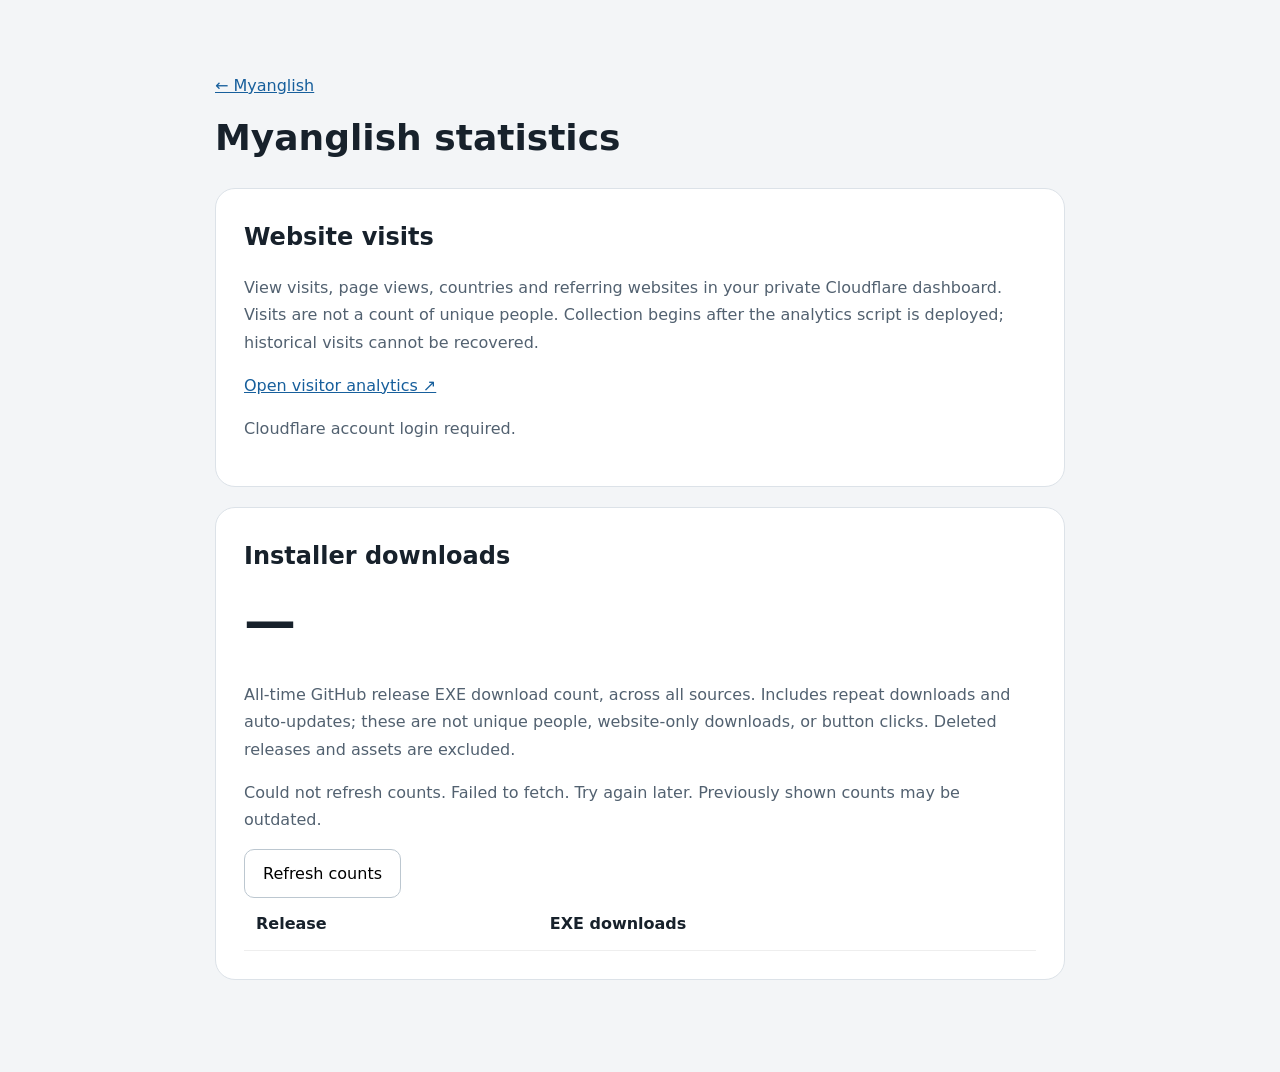
<file: stats.html>
<!doctype html><html lang="en"><meta charset="utf-8"><meta name="viewport" content="width=device-width,initial-scale=1"><meta name="robots" content="noindex"><title>Myanglish statistics</title>
<style>body{font:16px/1.7 system-ui,sans-serif;background:#f3f5f7;color:#17212b;max-width:850px;margin:48px auto;padding:24px}section{background:white;border:1px solid #dce2e8;border-radius:20px;padding:28px;margin:20px 0}h1{font-size:36px;margin:8px 0}h2{margin:0}a{color:#175f9c}#total{font-size:52px;font-weight:700}table{width:100%;border-collapse:collapse}th,td{text-align:left;padding:12px;border-bottom:1px solid #eee}p{color:#526170}button{font:inherit;padding:10px 18px;border:1px solid #bcc7d0;border-radius:10px;background:white;cursor:pointer}</style>
<a href="./">← Myanglish</a><h1>Myanglish statistics</h1>
<section><h2>Website visits</h2><p>View visits, page views, countries and referring websites in your private Cloudflare dashboard. Visits are not a count of unique people. Collection begins after the analytics script is deployed; historical visits cannot be recovered.</p><a href="https://dash.cloudflare.com/452766e39ed30d485105b4d892afc85d/web-analytics/overview?siteTag~in=969a9273a4c14b7fa17219f6ff5b38ad&amp;excludeBots=Yes" target="_blank" rel="noopener">Open visitor analytics ↗</a><p>Cloudflare account login required.</p></section>
<section><h2>Installer downloads</h2><div id="total">—</div><p>All-time GitHub release EXE download count, across all sources. Includes repeat downloads and auto-updates; these are not unique people, website-only downloads, or button clicks. Deleted releases and assets are excluded.</p><p id="status" role="status">Loading…</p><button id="refresh">Refresh counts</button><table><thead><tr><th>Release</th><th>EXE downloads</th></tr></thead><tbody id="rows"></tbody></table></section>
<script>
const refresh=document.getElementById('refresh'),statusEl=document.getElementById('status'),rows=document.getElementById('rows'),totalEl=document.getElementById('total');
async function update(){refresh.disabled=true;statusEl.textContent='Loading…';try{let releases=[],page=1;
while(true){const response=await fetch('https://api.github.com/repos/maungkaung-iann/myanglish-download/releases?per_page=100&page='+page,{headers:{Accept:'application/vnd.github+json'}});
if(!response.ok)throw new Error('GitHub API returned '+response.status);
const batch=await response.json();if(!Array.isArray(batch))throw new Error('Unexpected response');releases.push(...batch);if(batch.length<100)break;page++;}
const fragment=document.createDocumentFragment();let total=0;
for(const release of releases){if(release.draft)continue;const assets=(release.assets||[]).filter(a=>/\.exe$/i.test(a.name));if(!assets.length)continue;const count=assets.reduce((n,a)=>n+a.download_count,0);total+=count;const tr=document.createElement('tr');for(const value of [release.tag_name+(release.prerelease?' (pre-release)':''),count.toLocaleString()]){const td=document.createElement('td');td.textContent=value;tr.append(td);}fragment.append(tr);}
rows.replaceChildren(fragment);totalEl.textContent=total.toLocaleString();statusEl.textContent='Updated '+new Date().toLocaleString();
}catch(error){statusEl.textContent='Could not refresh counts. '+error.message+'. Try again later. Previously shown counts may be outdated.';}finally{refresh.disabled=false;}}
refresh.addEventListener('click',update);update();
</script></html>
</file>
